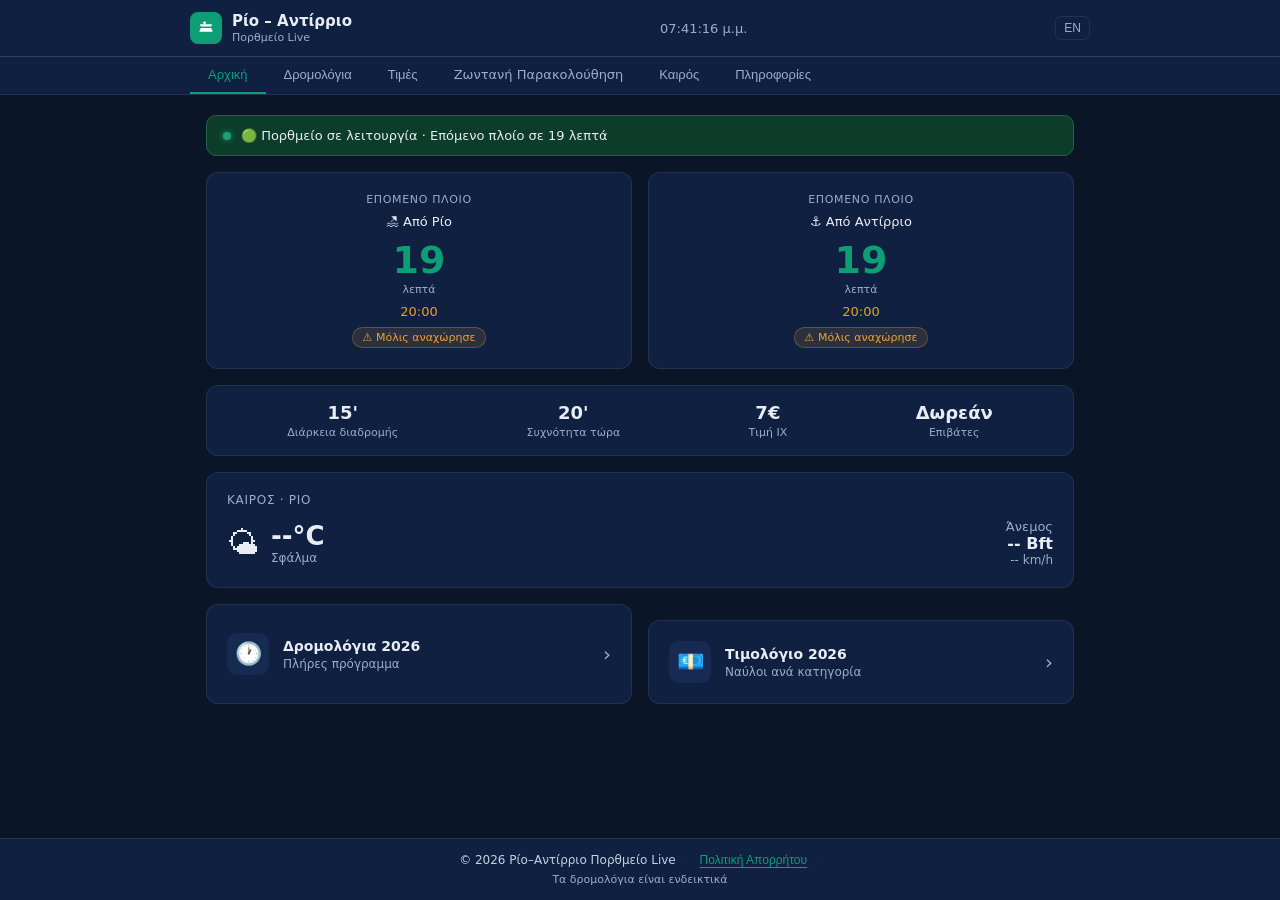
<file: index.html>
<!doctype html>
<html lang="el">
  <head>
    <meta charset="UTF-8" />
    <meta name="viewport" content="width=device-width, initial-scale=1.0" />
    <meta
      name="description"
      content="Live ferry schedules, ship tracking, and weather for Rio-Antirrio crossing. Real-time updates for Greek ferry times, marine traffic, and Patraikos Gulf conditions."
    />
    <meta
      name="keywords"
      content="Rio Antirrio ferry, ferry times, ship schedule, Rio Antirrio weather, Greek ferries, live ship tracking, πλοία Ρίο Αντίρριο, δρομολόγια πλοίων, ferry schedule Greece, Rio Antirrio live"
    />
    <meta name="robots" content="index, follow" />
    <meta name="author" content="Rio-Antirrio Ferry App" />
    <meta
      property="og:title"
      content="Rio-Antirrio Ferry Live: Schedules, Ship Tracking & Weather"
    />
    <meta
      property="og:description"
      content="Real-time ferry times, ship positions, and weather for Rio-Antirrio crossing in Greece."
    />
    <meta property="og:type" content="website" />
    <meta property="og:url" content="https://rio-antirrio-ferry.netlify.app/" />
    <meta
      property="og:image"
      content="https://rio-antirrio-ferry.netlify.app/rio-antirrio-ferris.png"
    />
    <meta property="og:image:width" content="1200" />
    <meta property="og:image:height" content="630" />
    <meta property="og:site_name" content="Ρίο–Αντίρριο Πορθμείο Live" />
    <meta property="og:locale" content="el_GR" />
    <meta name="twitter:card" content="summary_large_image" />
    <meta
      name="twitter:title"
      content="Rio-Antirrio Ferry Live: Schedules, Ship Tracking & Weather"
    />
    <meta
      name="twitter:description"
      content="Real-time ferry times, ship positions, and weather for Rio-Antirrio crossing in Greece."
    />
    <meta
      name="twitter:image"
      content="https://rio-antirrio-ferry.netlify.app/rio-antirrio-ferris.png"
    />
    <link rel="canonical" href="https://rio-antirrio-ferry.netlify.app/" />
    <link
      rel="alternate"
      hreflang="el"
      href="https://rio-antirrio-ferry.netlify.app/"
    />
    <link
      rel="alternate"
      hreflang="en"
      href="https://rio-antirrio-ferry.netlify.app/"
    />
    <link rel="preconnect" href="https://api.open-meteo.com" />
    <link rel="preconnect" href="https://www.windfinder.com" />
    <script type="application/ld+json">
      {
        "@context": "https://schema.org",
        "@type": "LocalBusiness",
        "name": "Πορθμείο Ρίο–Αντίρριο",
        "alternateName": "Rio-Antirrio Ferry",
        "description": "Live δρομολόγια, παρακολούθηση πλοίων και καιρός για το πορθμείο Ρίο–Αντίρριο. Αναχωρήσεις κάθε 20–30 λεπτά.",
        "url": "https://rio-antirrio-ferry.netlify.app/",
        "image": "https://rio-antirrio-ferry.netlify.app/rio-antirrio-ferris.png",
        "telephone": "",
        "priceRange": "€",
        "currenciesAccepted": "EUR",
        "paymentAccepted": "Cash, Credit Card",
        "openingHours": "Mo-Su 00:00-24:00",
        "geo": {
          "@type": "GeoCoordinates",
          "latitude": 38.3136,
          "longitude": 21.7799
        },
        "address": {
          "@type": "PostalAddress",
          "addressLocality": "Ρίο",
          "addressRegion": "Αχαΐα",
          "addressCountry": "GR"
        },
        "hasMap": "https://maps.app.goo.gl/StftX8z6eRtcRn5r6",
        "sameAs": ["https://rio-antirrio-ferry.netlify.app/"]
      }
    </script>
    <title>
      Rio-Antirrio Ferry Times & Live Ship Tracking | Ρίο–Αντίρριο Πορθμείο
    </title>
    <link rel="stylesheet" href="styles.css" />
    <style>
      * {
        margin: 0;
        padding: 0;
        box-sizing: border-box;
      }
      :root {
        --navy: #0a1628;
        --navy2: #0f2040;
        --navy3: #162a52;
        --teal: #0d9e75;
        --teal2: #0b8562;
        --teal-light: #e1f5ee;
        --gold: #e8a020;
        --gold-light: #faeeda;
        --text: #e8edf5;
        --text2: #9aafc8;
        --text3: #c4d0e3;
        --card: #0f2040;
        --card2: #162a52;
        --border: rgba(255, 255, 255, 0.08);
        --border2: rgba(255, 255, 255, 0.15);
        --red: #e24b4a;
        --green: #1d9e75;
      }
      body {
        background: var(--navy);
        color: var(--text);
        font-family:
          system-ui,
          -apple-system,
          sans-serif;
        min-height: 100vh;
      }
      a {
        color: inherit;
        text-decoration: none;
      }

      /* Header */
      header {
        background: var(--navy2);
        border-bottom: 1px solid var(--border2);
        padding: 0 1rem;
        position: sticky;
        top: 0;
        z-index: 100;
      }
      .header-inner {
        max-width: 900px;
        margin: 0 auto;
        display: flex;
        align-items: center;
        justify-content: space-between;
        height: 56px;
      }
      .logo {
        display: flex;
        align-items: center;
        gap: 10px;
      }
      .logo-icon {
        width: 32px;
        height: 32px;
        background: var(--teal);
        border-radius: 8px;
        display: flex;
        align-items: center;
        justify-content: center;
        flex-shrink: 0;
      }
      .logo-icon svg {
        width: 18px;
        height: 18px;
        fill: white;
      }
      .logo-title {
        font-size: 15px;
        font-weight: 600;
        color: var(--text);
        margin: 0;
      }
      .logo-sub {
        font-size: 11px;
        color: var(--text2);
        margin-top: 1px;
      }
      .time-badge {
        font-size: 13px;
        color: var(--text2);
        font-variant-numeric: tabular-nums;
      }
      .lang-btn {
        font-size: 12px;
        color: var(--text2);
        background: none;
        border: 1px solid var(--border);
        border-radius: 6px;
        padding: 4px 8px;
        cursor: pointer;
        transition: all 0.2s;
      }
      .lang-btn:hover {
        color: var(--text);
        border-color: var(--border2);
      }

      /* Nav */
      nav {
        background: var(--navy2);
        border-bottom: 1px solid var(--border);
        overflow-x: auto;
        scrollbar-width: none;
      }
      nav::-webkit-scrollbar {
        display: none;
      }
      .nav-inner {
        max-width: 900px;
        margin: 0 auto;
        display: flex;
      }
      .nav-btn {
        padding: 10px 18px;
        font-size: 13px;
        font-weight: 500;
        color: var(--text2);
        border: none;
        background: none;
        cursor: pointer;
        white-space: nowrap;
        border-bottom: 2px solid transparent;
        transition: all 0.2s;
      }
      .nav-btn.active {
        color: var(--teal);
        border-bottom-color: var(--teal);
      }
      .nav-btn:hover:not(.active) {
        color: var(--text);
      }

      /* Main */
      main {
        max-width: 900px;
        margin: 0 auto;
        padding: 1.25rem 1rem 3rem;
      }
      .page {
        display: none;
      }
      .page.active {
        display: block;
      }

      /* Cards */
      .card {
        background: var(--card);
        border: 1px solid var(--border);
        border-radius: 12px;
        padding: 1.25rem;
      }
      .card + .card {
        margin-top: 1rem;
      }
      .card-title {
        font-size: 12px;
        font-weight: 500;
        color: var(--text2);
        text-transform: uppercase;
        letter-spacing: 0.06em;
        margin-bottom: 0.75rem;
      }

      /* Grid */
      .grid2 {
        display: grid;
        grid-template-columns: 1fr 1fr;
        gap: 1rem;
      }
      .grid3 {
        display: grid;
        grid-template-columns: 1fr 1fr 1fr;
        gap: 1rem;
      }
      @media (max-width: 600px) {
        .grid2,
        .grid3 {
          grid-template-columns: 1fr;
        }
      }

      /* Status banner */
      .status-banner {
        border-radius: 10px;
        padding: 0.75rem 1rem;
        display: flex;
        align-items: center;
        gap: 10px;
        margin-bottom: 1rem;
      }
      .status-banner.open {
        background: #0b3d2a;
        border: 1px solid #1a6645;
      }
      .status-banner.closed {
        background: #3d0b0b;
        border: 1px solid #6e2020;
      }
      .status-dot {
        width: 8px;
        height: 8px;
        border-radius: 50%;
        flex-shrink: 0;
      }
      .status-dot.open {
        background: #1d9e75;
        box-shadow: 0 0 6px #1d9e75;
      }
      .status-dot.closed {
        background: var(--red);
        box-shadow: 0 0 6px var(--red);
      }
      .status-text {
        font-size: 13px;
        font-weight: 500;
      }

      /* Countdown cards */
      .countdown-grid {
        display: grid;
        grid-template-columns: 1fr 1fr;
        gap: 1rem;
        margin-bottom: 1rem;
      }
      .countdown-card {
        background: var(--card);
        border: 1px solid var(--border);
        border-radius: 12px;
        padding: 1.25rem;
        text-align: center;
      }
      .countdown-label {
        font-size: 11px;
        color: var(--text2);
        text-transform: uppercase;
        letter-spacing: 0.06em;
        margin-bottom: 0.5rem;
      }
      .countdown-port {
        font-size: 13px;
        font-weight: 500;
        color: var(--text);
        margin-bottom: 0.75rem;
      }
      .countdown-number {
        font-size: 38px;
        font-weight: 700;
        color: var(--teal);
        font-variant-numeric: tabular-nums;
        line-height: 1;
      }
      .countdown-unit {
        font-size: 11px;
        color: var(--text2);
        margin-top: 4px;
      }
      .countdown-time {
        font-size: 13px;
        color: var(--gold);
        margin-top: 8px;
      }
      .just-left {
        font-size: 11px;
        color: #f0a030;
        background: rgba(240, 160, 48, 0.12);
        border: 1px solid rgba(240, 160, 48, 0.3);
        border-radius: 20px;
        padding: 3px 10px;
        margin-top: 8px;
        display: none;
      }

      /* Info row */
      .info-row {
        display: flex;
        justify-content: space-around;
        background: var(--card);
        border: 1px solid var(--border);
        border-radius: 12px;
        padding: 1rem;
        margin-bottom: 1rem;
      }
      .info-item {
        text-align: center;
      }
      .info-val {
        font-size: 18px;
        font-weight: 600;
        color: var(--text);
      }
      .info-lbl {
        font-size: 11px;
        color: var(--text2);
        margin-top: 3px;
      }

      /* Weather */
      .weather-main {
        display: flex;
        align-items: center;
        gap: 1.5rem;
      }
      .weather-icon {
        font-size: 48px;
        line-height: 1;
      }
      .weather-temp {
        font-size: 42px;
        font-weight: 700;
        color: var(--text);
      }
      .weather-desc {
        font-size: 14px;
        color: var(--text2);
        margin-top: 4px;
      }
      .weather-grid {
        display: grid;
        grid-template-columns: repeat(3, 1fr);
        gap: 0.75rem;
        margin-top: 1rem;
      }
      .weather-stat {
        background: var(--card2);
        border-radius: 8px;
        padding: 0.75rem;
        text-align: center;
      }
      .weather-stat-val {
        font-size: 18px;
        font-weight: 600;
        color: var(--text);
      }
      .weather-stat-lbl {
        font-size: 11px;
        color: var(--text2);
        margin-top: 3px;
      }
      .wind-bar {
        display: flex;
        gap: 4px;
        align-items: center;
        margin-top: 0.5rem;
        justify-content: center;
      }
      .wind-bft {
        width: 10px;
        height: 16px;
        border-radius: 2px;
        background: var(--border2);
      }
      .wind-bft.active {
        background: var(--teal);
      }

      /* Schedule */
      .schedule-band {
        background: var(--card);
        border: 1px solid var(--border);
        border-radius: 12px;
        overflow: hidden;
        margin-bottom: 1rem;
      }
      .band-header {
        background: var(--card2);
        padding: 0.75rem 1rem;
        display: flex;
        justify-content: space-between;
        align-items: center;
      }
      .band-time {
        font-size: 14px;
        font-weight: 600;
        color: var(--text);
      }
      .band-freq {
        font-size: 12px;
        color: var(--teal);
        background: rgba(13, 158, 117, 0.15);
        padding: 3px 8px;
        border-radius: 20px;
      }
      .departures {
        display: grid;
        grid-template-columns: repeat(auto-fill, minmax(62px, 1fr));
        gap: 6px;
        padding: 0.75rem;
      }
      .dep-pill {
        background: var(--card2);
        border: 1px solid var(--border);
        border-radius: 6px;
        padding: 5px 6px;
        text-align: center;
        font-size: 12px;
        font-variant-numeric: tabular-nums;
        color: var(--text3);
      }
      .dep-pill.next {
        background: rgba(13, 158, 117, 0.2);
        border-color: var(--teal);
        color: var(--teal);
        font-weight: 600;
      }
      .dep-pill.past {
        opacity: 0.35;
      }
      .band-sub {
        font-size: 11px;
        font-weight: 600;
        color: var(--text2);
        padding: 0.5rem 0.75rem 0.1rem;
        text-transform: uppercase;
        letter-spacing: 0.05em;
      }

      /* Prices */
      .price-table {
        width: 100%;
        border-collapse: collapse;
      }
      .price-table th {
        font-size: 11px;
        color: var(--text2);
        text-transform: uppercase;
        letter-spacing: 0.05em;
        padding: 8px 10px;
        text-align: left;
        border-bottom: 1px solid var(--border);
      }
      .price-table td {
        padding: 10px 10px;
        font-size: 14px;
        border-bottom: 1px solid var(--border);
      }
      .price-table tr:last-child td {
        border: none;
      }
      .price-val {
        font-weight: 600;
        color: var(--gold);
        text-align: right;
      }
      .price-free {
        color: var(--green);
        font-weight: 600;
      }
      .price-badge {
        font-size: 11px;
        background: rgba(232, 160, 32, 0.15);
        color: var(--gold);
        padding: 2px 6px;
        border-radius: 4px;
      }
      .compare-box {
        background: rgba(13, 158, 117, 0.1);
        border: 1px solid rgba(13, 158, 117, 0.3);
        border-radius: 10px;
        padding: 1rem;
        margin-top: 1rem;
      }
      .compare-title {
        font-size: 13px;
        font-weight: 600;
        color: var(--teal);
        margin-bottom: 0.5rem;
      }
      .compare-row {
        display: flex;
        justify-content: space-between;
        align-items: center;
        font-size: 13px;
        padding: 3px 0;
      }
      .compare-saving {
        color: var(--green);
        font-weight: 600;
      }

      /* Map */
      .map-frame {
        border-radius: 12px;
        overflow: hidden;
        border: 1px solid var(--border);
        height: 420px;
      }
      .map-frame iframe {
        width: 100%;
        height: 100%;
        border: none;
      }
      .map-links {
        display: grid;
        grid-template-columns: 1fr 1fr;
        gap: 0.75rem;
        margin-top: 1rem;
      }
      .map-link {
        background: var(--card);
        border: 1px solid var(--border);
        border-radius: 10px;
        padding: 0.85rem;
        display: flex;
        align-items: center;
        gap: 10px;
        cursor: pointer;
        transition: border-color 0.2s;
      }
      .map-link:hover {
        border-color: var(--border2);
      }
      .map-link-icon {
        width: 36px;
        height: 36px;
        border-radius: 8px;
        display: flex;
        align-items: center;
        justify-content: center;
        font-size: 16px;
        flex-shrink: 0;
      }
      .map-link-text {
        font-size: 13px;
        font-weight: 500;
        color: var(--text);
      }
      .map-link-sub {
        font-size: 11px;
        color: var(--text2);
        margin-top: 2px;
      }

      /* Info page */
      .info-card-row {
        display: flex;
        align-items: center;
        gap: 12px;
        padding: 12px 0;
        border-bottom: 1px solid var(--border);
      }
      .info-card-row:last-child {
        border: none;
      }
      .info-icon {
        width: 36px;
        height: 36px;
        border-radius: 8px;
        background: var(--card2);
        display: flex;
        align-items: center;
        justify-content: center;
        font-size: 16px;
        flex-shrink: 0;
      }
      .info-label {
        font-size: 13px;
        font-weight: 500;
        color: var(--text);
      }
      .info-value {
        font-size: 13px;
        color: var(--text2);
        margin-top: 2px;
      }
      .info-action {
        margin-left: auto;
        font-size: 12px;
        color: var(--teal);
        background: rgba(13, 158, 117, 0.15);
        padding: 4px 10px;
        border-radius: 6px;
        cursor: pointer;
        flex-shrink: 0;
        border: none;
        text-decoration: none;
      }

      /* Loading */
      .loading {
        color: var(--text2);
        font-size: 14px;
        text-align: center;
        padding: 2rem;
      }
      .dot-anim::after {
        content: '...';
        animation: dots 1.5s infinite;
      }
      @keyframes dots {
        0%,
        100% {
          content: '...';
        }
        33% {
          content: '.';
        }
        66% {
          content: '...';
        }
      }
    </style>
  </head>
  <body>
    <header>
      <div class="header-inner">
        <div class="logo">
          <div class="logo-icon">
            <svg viewBox="0 0 24 24">
              <path
                d="M3 17h18l-2-5H5L3 17zm2-7h14l1-3H4l1 3zm7-7C9 3 8 4 8 5s1 2 2 2 2-1 2-2-1-2-2-2z"
              />
            </svg>
          </div>
          <div>
            <h1
              class="logo-title"
              data-el="Ρίο – Αντίρριο"
              data-en="Rio - Antirrio"
            >
              Ρίο – Αντίρριο
            </h1>
            <div class="logo-sub" data-el="Πορθμείο Live" data-en="Ferry Live">
              Πορθμείο Live
            </div>
          </div>
        </div>
        <div class="time-badge" id="clock">--:--:--</div>
        <button class="lang-btn" onclick="toggleLanguage()">EN</button>
      </div>
    </header>

    <nav>
      <div class="nav-inner">
        <button
          class="nav-btn"
          data-page="home"
          onclick="showPage('home')"
          data-el="Αρχική"
          data-en="Home"
        >
          Αρχική
        </button>
        <button
          class="nav-btn"
          data-page="schedule"
          onclick="showPage('schedule')"
          data-el="Δρομολόγια"
          data-en="Schedules"
        >
          Δρομολόγια
        </button>
        <button
          class="nav-btn"
          data-page="prices"
          onclick="showPage('prices')"
          data-el="Τιμές"
          data-en="Prices"
        >
          Τιμές
        </button>
        <a
          href="map.html"
          class="nav-btn"
          style="border: none; padding: 10px 18px; cursor: pointer"
          data-el="Ζωντανή Παρακολούθηση"
          data-en="Live Vessel Tracking"
          >Ζωντανή Παρακολούθηση</a
        >
        <button
          class="nav-btn"
          data-page="weather"
          onclick="showPage('weather')"
          data-el="Καιρός"
          data-en="Weather"
        >
          Καιρός
        </button>
        <button
          class="nav-btn"
          data-page="info"
          onclick="showPage('info')"
          data-el="Πληροφορίες"
          data-en="Info"
        >
          Πληροφορίες
        </button>
      </div>
    </nav>

    <main>
      <!-- HOME -->
      <div class="page" id="page-home">
        <div id="status-banner" class="status-banner open">
          <div class="status-dot open" id="status-dot"></div>
          <span
            class="status-text"
            id="status-text"
            data-el="Υπολογισμός δρομολογίων..."
            data-en="Calculating schedules..."
            >Υπολογισμός δρομολογίων...</span
          >
        </div>

        <div class="countdown-grid">
          <div class="countdown-card">
            <div
              class="countdown-label"
              data-el="Επόμενο πλοίο"
              data-en="Next ferry"
            >
              Επόμενο πλοίο
            </div>
            <div
              class="countdown-port"
              data-el="🏖 Από Ρίο"
              data-en="🏖 From Rio"
            >
              🏖 Από Ρίο
            </div>
            <div class="countdown-number" id="cnt-rio">--</div>
            <div class="countdown-unit" data-el="λεπτά" data-en="minutes">
              λεπτά
            </div>
            <div class="countdown-time" id="cnt-rio-time">--:--</div>
            <div
              class="just-left"
              id="just-left-rio"
              data-el="⚠️ Μόλις αναχώρησε"
              data-en="⚠️ Just departed"
            >
              ⚠️ Μόλις αναχώρησε
            </div>
          </div>
          <div class="countdown-card">
            <div
              class="countdown-label"
              data-el="Επόμενο πλοίο"
              data-en="Next ferry"
            >
              Επόμενο πλοίο
            </div>
            <div
              class="countdown-port"
              data-el="⚓ Από Αντίρριο"
              data-en="⚓ From Antirrio"
            >
              ⚓ Από Αντίρριο
            </div>
            <div class="countdown-number" id="cnt-ant">--</div>
            <div class="countdown-unit" data-el="λεπτά" data-en="minutes">
              λεπτά
            </div>
            <div class="countdown-time" id="cnt-ant-time">--:--</div>
            <div
              class="just-left"
              id="just-left-ant"
              data-el="⚠️ Μόλις αναχώρησε"
              data-en="⚠️ Just departed"
            >
              ⚠️ Μόλις αναχώρησε
            </div>
          </div>
        </div>

        <div class="info-row">
          <div class="info-item">
            <div class="info-val">15'</div>
            <div
              class="info-lbl"
              data-el="Διάρκεια διαδρομής"
              data-en="Trip duration"
            >
              Διάρκεια διαδρομής
            </div>
          </div>
          <div class="info-item">
            <div class="info-val" id="freq-now">--'</div>
            <div
              class="info-lbl"
              data-el="Συχνότητα τώρα"
              data-en="Frequency now"
            >
              Συχνότητα τώρα
            </div>
          </div>
          <div class="info-item">
            <div class="info-val">7€</div>
            <div class="info-lbl" data-el="Τιμή ΙΧ" data-en="Car price">
              Τιμή ΙΧ
            </div>
          </div>
          <div class="info-item">
            <div class="info-val">Δωρεάν</div>
            <div class="info-lbl" data-el="Επιβάτες" data-en="Passengers">
              Επιβάτες
            </div>
          </div>
        </div>

        <!-- Weather mini -->
        <div class="card" id="weather-mini">
          <div
            class="card-title"
            data-el="Καιρός · Ρίο"
            data-en="Weather · Rio"
          >
            Καιρός · Ρίο
          </div>
          <div
            style="
              display: flex;
              align-items: center;
              justify-content: space-between;
            "
          >
            <div style="display: flex; align-items: center; gap: 12px">
              <span id="wm-icon" style="font-size: 32px">🌤</span>
              <div>
                <div style="font-size: 26px; font-weight: 700" id="wm-temp">
                  --°C
                </div>
                <div
                  style="font-size: 12px; color: var(--text2)"
                  id="wm-desc"
                  data-el="Φόρτωση"
                  data-en="Loading"
                >
                  Φόρτωση<span class="dot-anim"></span>
                </div>
              </div>
            </div>
            <div style="text-align: right">
              <div
                style="font-size: 13px; color: var(--text2)"
                data-el="Άνεμος"
                data-en="Wind"
              >
                Άνεμος
              </div>
              <div style="font-size: 16px; font-weight: 600" id="wm-wind">
                -- Bft
              </div>
              <div style="font-size: 12px; color: var(--text2)" id="wm-windspd">
                -- km/h
              </div>
            </div>
          </div>
        </div>

        <!-- Quick links -->
        <div class="quick-links-row">
          <div class="card quick-link" onclick="showPage('schedule')">
            <div class="quick-link-icon">🕐</div>
            <div class="quick-link-body">
              <div
                class="quick-link-title"
                data-el="Δρομολόγια 2026"
                data-en="Schedules 2026"
              >
                Δρομολόγια 2026
              </div>
              <div
                class="quick-link-sub"
                data-el="Πλήρες πρόγραμμα"
                data-en="Full schedule"
              >
                Πλήρες πρόγραμμα
              </div>
            </div>
            <div class="quick-link-arrow">›</div>
          </div>
          <div class="card quick-link" onclick="showPage('prices')">
            <div class="quick-link-icon">💶</div>
            <div class="quick-link-body">
              <div
                class="quick-link-title"
                data-el="Τιμολόγιο 2026"
                data-en="Pricelist 2026"
              >
                Τιμολόγιο 2026
              </div>
              <div
                class="quick-link-sub"
                data-el="Ναύλοι ανά κατηγορία"
                data-en="Fares by category"
              >
                Ναύλοι ανά κατηγορία
              </div>
            </div>
            <div class="quick-link-arrow">›</div>
          </div>
        </div>
      </div>

      <!-- SCHEDULE -->
      <div class="page" id="page-schedule">
        <div class="card" style="margin-bottom: 1rem">
          <div
            class="card-title"
            data-el="Ισχύει από 01.04.2026 · Καθημερινά & Σαββατοκύριακο"
            data-en="Valid from 01.04.2026 · Weekdays & Weekends"
          >
            Ισχύει από 01.04.2026 · Καθημερινά & Σαββατοκύριακο
          </div>
          <div
            style="font-size: 13px; color: var(--text2); line-height: 1.7"
            data-el="Πρωί &amp; Νύχτα: διαφορετικές ώρες ανά λιμάνι. Απόγευμα: <strong style='color: var(--text)'>ταυτόχρονες</strong> αναχωρήσεις. Δεν απαιτείται κράτηση · Πληρωμή εντός πλοίου (POS/Μετρητά)."
            data-en="Morning &amp; Night: different times per port. Afternoon: <strong style='color: var(--text)'>simultaneous</strong> departures. No reservation required · Payment on board (POS/Cash)."
          >
            Πρωί &amp; Νύχτα: διαφορετικές ώρες ανά λιμάνι. Απόγευμα:
            <strong style="color: var(--text)">ταυτόχρονες</strong> αναχωρήσεις.
            Δεν απαιτείται κράτηση · Πληρωμή εντός πλοίου (POS/Μετρητά).
          </div>
        </div>

        <div class="schedule-band">
          <div class="band-header">
            <div class="band-time">07:00 – 15:00</div>
            <div
              class="band-freq"
              data-el="Ανά 30 λεπτά"
              data-en="Every 30 minutes"
            >
              Ανά 30 λεπτά
            </div>
          </div>
          <div class="band-sub" data-el="🏖 Από Ρίο" data-en="🏖 From Rio">
            🏖 Από Ρίο
          </div>
          <div class="departures" id="sched-morning-rio"></div>
          <div
            class="band-sub"
            data-el="⚓ Από Αντίρριο"
            data-en="⚓ From Antirrio"
          >
            ⚓ Από Αντίρριο
          </div>
          <div class="departures" id="sched-morning-ant"></div>
        </div>

        <div class="schedule-band">
          <div class="band-header">
            <div class="band-time">15:00 – 23:00</div>
            <div
              class="band-freq"
              data-el="Ανά 20 λεπτά"
              data-en="Every 20 minutes"
            >
              Ανά 20 λεπτά
            </div>
          </div>
          <div
            class="band-sub"
            data-el="🏖 Από Ρίο & ⚓ Αντίρριο"
            data-en="🏖 From Rio & ⚓ Antirrio"
          >
            🏖 Από Ρίο &amp; ⚓ Αντίρριο
          </div>
          <div class="departures" id="sched-afternoon"></div>
        </div>

        <div class="schedule-band">
          <div class="band-header">
            <div class="band-time">23:00 – 07:00</div>
            <div
              class="band-freq"
              data-el="Ανά 90 λεπτά"
              data-en="Every 90 minutes"
            >
              Ανά 90 λεπτά
            </div>
          </div>
          <div class="band-sub" data-el="🏖 Από Ρίο" data-en="🏖 From Rio">
            🏖 Από Ρίο
          </div>
          <div class="departures" id="sched-night-rio"></div>
          <div
            class="band-sub"
            data-el="⚓ Από Αντίρριο"
            data-en="⚓ From Antirrio"
          >
            ⚓ Από Αντίρριο
          </div>
          <div class="departures" id="sched-night-ant"></div>
        </div>

        <div class="card">
          <div
            style="font-size: 12px; color: var(--text2); line-height: 1.7"
            data-el="⚠️ Τα δρομολόγια μπορεί να τροποποιηθούν λόγω καιρικών συνθηκών ή απόφασης λιμενικής αρχής.<br /> ☎️ Λιμενικό Ρίου: <a href='tel:2610991203' style='color: var(--teal)'>2610 991 203</a>"
            data-en="⚠️ Schedules may be modified due to weather conditions or port authority decision.<br /> ☎️ Rio Port Authority: <a href='tel:2610991203' style='color: var(--teal)'>2610 991 203</a>"
          >
            ⚠️ Τα δρομολόγια μπορεί να τροποποιηθούν λόγω καιρικών συνθηκών ή
            απόφασης λιμενικής αρχής.<br />
            ☎️ Λιμενικό Ρίου:
            <a href="tel:2610991203" style="color: var(--teal)">2610 991 203</a>
          </div>
        </div>
      </div>

      <!-- PRICES -->
      <div class="page" id="page-prices">
        <!-- Inner tab bar -->
        <div class="prices-tab-bar">
          <button
            class="prices-tab-btn active"
            data-tab="fares"
            onclick="showPriceTab('fares')"
            data-el="🏷 Ναύλοι"
            data-en="🏷 Fares"
          >
            🏷 Ναύλοι
          </button>
          <button
            class="prices-tab-btn"
            data-tab="compare"
            onclick="showPriceTab('compare')"
            data-el="⚖️ Σύγκριση"
            data-en="⚖️ Compare"
          >
            ⚖️ Σύγκριση
          </button>
          <button
            class="prices-tab-btn"
            data-tab="info"
            onclick="showPriceTab('info')"
            data-el="ℹ️ Χρήσιμα"
            data-en="ℹ️ Useful"
          >
            ℹ️ Χρήσιμα
          </button>
        </div>

        <!-- TAB 1: Fares -->
        <div class="price-section active" id="price-section-fares">
          <div class="card">
            <div
              class="card-title"
              data-el="Ναύλοι 2026 · Ενημέρωση 20.03.2026"
              data-en="Fares 2026 · Updated 20.03.2026"
            >
              Ναύλοι 2026 · Ενημέρωση 20.03.2026
            </div>
            <table class="price-table">
              <thead>
                <tr>
                  <th data-el="Κατηγορία" data-en="Category">Κατηγορία</th>
                  <th style="text-align: right" data-el="Τιμή" data-en="Price">
                    Τιμή
                  </th>
                </tr>
              </thead>
              <tbody>
                <tr>
                  <td
                    data-el="Επιβάτες / Πεζοί"
                    data-en="Passengers / Pedestrians"
                  >
                    Επιβάτες / Πεζοί
                  </td>
                  <td
                    class="price-val price-free"
                    data-el="Δωρεάν"
                    data-en="Free"
                  >
                    Δωρεάν
                  </td>
                </tr>
                <tr>
                  <td
                    data-el="Μοτοσυκλέτες / Μηχανάκια"
                    data-en="Motorcycles / Scooters"
                  >
                    Μοτοσυκλέτες / Μηχανάκια
                  </td>
                  <td class="price-val">1,00 €</td>
                </tr>
                <tr>
                  <td data-el="ΙΧ αυτοκίνητο" data-en="Passenger car">
                    ΙΧ αυτοκίνητο
                  </td>
                  <td class="price-val">7,00 €</td>
                </tr>
                <tr>
                  <td>
                    ΙΧ Πολύτεκνων / ΑΜΕΑ
                    <span
                      class="price-badge"
                      data-el="Έκπτωση"
                      data-en="Discount"
                      >Έκπτωση</span
                    >
                  </td>
                  <td class="price-val">4,00 €</td>
                </tr>
                <tr>
                  <td data-el="Φορτηγό 2 αξόνων" data-en="Truck 2 axles">
                    Φορτηγό 2 αξόνων
                  </td>
                  <td class="price-val">12,00 €</td>
                </tr>
                <tr>
                  <td data-el="Φορτηγό 3 αξόνων" data-en="Truck 3 axles">
                    Φορτηγό 3 αξόνων
                  </td>
                  <td class="price-val">17,00 €</td>
                </tr>
                <tr>
                  <td data-el="Φορτηγό 4 αξόνων" data-en="Truck 4 axles">
                    Φορτηγό 4 αξόνων
                  </td>
                  <td class="price-val">22,00 €</td>
                </tr>
                <tr>
                  <td data-el="Φορτηγό 5 αξόνων" data-en="Truck 5 axles">
                    Φορτηγό 5 αξόνων
                  </td>
                  <td class="price-val">25,00 €</td>
                </tr>
                <tr>
                  <td
                    data-el="Λεωφορείο έως 20 θέσεις"
                    data-en="Bus up to 20 seats"
                  >
                    Λεωφορείο έως 20 θέσεις
                  </td>
                  <td class="price-val">17,00 €</td>
                </tr>
                <tr>
                  <td
                    data-el="Λεωφορείο έως 40 θέσεις"
                    data-en="Bus up to 40 seats"
                  >
                    Λεωφορείο έως 40 θέσεις
                  </td>
                  <td class="price-val">17,00 €</td>
                </tr>
                <tr>
                  <td data-el="Λεωφορείο 40+ θέσεις" data-en="Bus 40+ seats">
                    Λεωφορείο 40+ θέσεις
                  </td>
                  <td class="price-val">29,00 €</td>
                </tr>
              </tbody>
            </table>
            <div
              style="font-size: 11px; color: var(--text2); margin-top: 0.75rem"
              data-el="Τρόπος πληρωμής: POS · Μετρητά"
              data-en="Payment method: POS · Cash"
            >
              Τρόπος πληρωμής: POS · Μετρητά
            </div>
          </div>
        </div>

        <!-- TAB 2: Comparison -->
        <div class="price-section" id="price-section-compare">
          <div class="compare-box">
            <div
              class="compare-title"
              data-el="Σύγκριση Κόστους: Φεριμπότ vs Γέφυρα"
              data-en="Cost Comparison: Ferry vs Bridge"
            >
              Σύγκριση Κόστους: Φεριμπότ vs Γέφυρα
            </div>
            <table class="price-table" style="border: none">
              <thead>
                <tr>
                  <th
                    style="color: var(--teal); font-size: 10px"
                    data-el="ΟΧΗΜΑ"
                    data-en="VEHICLE"
                  >
                    ΟΧΗΜΑ
                  </th>
                  <th
                    style="
                      text-align: right;
                      color: var(--green);
                      font-size: 10px;
                    "
                    data-el="ΚΕΡΔΟΣ vs ΓΕΦΥΡΑ"
                    data-en="SAVING vs BRIDGE"
                  >
                    ΚΕΡΔΟΣ vs ΓΕΦΥΡΑ
                  </th>
                </tr>
              </thead>
              <tbody style="font-size: 13px">
                <tr>
                  <td data-el="ΙΧ Αυτοκίνητο" data-en="Passenger Car">
                    ΙΧ Αυτοκίνητο
                  </td>
                  <td class="price-val" style="color: var(--green)">
                    + 8,90 €
                  </td>
                </tr>
                <tr>
                  <td data-el="Μοτοσυκλέτα" data-en="Motorcycle">
                    Μοτοσυκλέτα
                  </td>
                  <td class="price-val" style="color: var(--green)">
                    + 1,50 €
                  </td>
                </tr>
                <tr>
                  <td data-el="ΑΜΕΑ (με κάρτα)" data-en="Disabled (with card)">
                    ΑΜΕΑ (με κάρτα)
                  </td>
                  <td class="price-val" style="color: var(--green)">
                    + 1,00 €
                  </td>
                </tr>
                <tr>
                  <td data-el="Φορτηγό (2 άξονες)" data-en="Truck (2 axles)">
                    Φορτηγό (2 άξονες)
                  </td>
                  <td class="price-val" style="color: var(--green)">
                    + 12,70 €
                  </td>
                </tr>
                <tr>
                  <td data-el="Φορτηγό (3 άξονες)" data-en="Truck (3 axles)">
                    Φορτηγό (3 άξονες)
                  </td>
                  <td class="price-val" style="color: var(--green)">
                    + 23,10 €
                  </td>
                </tr>
                <tr>
                  <td data-el="Φορτηγό (4+ άξονες)" data-en="Truck (4+ axles)">
                    Φορτηγό (4+ άξονες)
                  </td>
                  <td class="price-val" style="color: var(--green)">
                    + 28,90 €
                  </td>
                </tr>
                <tr>
                  <td
                    data-el="Λεωφορείο (έως 20 θ.)"
                    data-en="Bus (up to 20s.)"
                  >
                    Λεωφορείο (έως 20 θ.)
                  </td>
                  <td class="price-val" style="color: var(--green)">
                    + 20,80 €
                  </td>
                </tr>
                <tr>
                  <td data-el="Λεωφορείο (20-40 θ.)" data-en="Bus (20-40s.)">
                    Λεωφορείο (20-40 θ.)
                  </td>
                  <td class="price-val" style="color: var(--green)">
                    + 36,10 €
                  </td>
                </tr>
                <tr>
                  <td data-el="Λεωφορείο (40+ θ.)" data-en="Bus (40+ seats)">
                    Λεωφορείο (40+ θ.)
                  </td>
                  <td class="price-val" style="color: var(--green)">
                    + 52,40 €
                  </td>
                </tr>
              </tbody>
            </table>
            <div
              style="
                font-size: 11px;
                color: var(--text2);
                margin-top: 10px;
                font-style: italic;
              "
              data-el="* Κέρδος = διόδιο γέφυρας − ναύλος πλοίου."
              data-en="* Saving = bridge toll − ferry fare."
            >
              * Κέρδος = διόδιο γέφυρας − ναύλος πλοίου.
            </div>
          </div>
        </div>

        <!-- TAB 3: Useful info -->
        <div class="price-section" id="price-section-info">
          <div class="card">
            <div
              class="card-title"
              data-el="Χρήσιμες πληροφορίες"
              data-en="Useful information"
            >
              Χρήσιμες πληροφορίες
            </div>
            <div style="font-size: 13px; color: var(--text2); line-height: 2.2">
              ✅ Δωρεάν διέλευση επιβατών — χρέωση μόνο για όχημα<br />
              ✅ Δεν απαιτείται κράτηση<br />
              ✅ Διάρκεια διαδρομής: ~15 λεπτά<br />
              ✅ Πληρωμή εντός πλοίου (POS ή μετρητά)<br />
              ⚠️ Αμφιβολία για κατηγορία; ρωτήστε πρίν την επιβίβαση
            </div>
          </div>
        </div>
      </div>

      <!-- WEATHER -->
      <div class="page" id="page-weather">
        <div class="card" style="margin-top: 1rem">
          <div class="card-title" data-el="Live πηγές" data-en="Live sources">
            Live πηγές
          </div>
          <div style="display: flex; flex-direction: column; gap: 8px">
            <div
              style="
                background: var(--card2);
                border-radius: 10px;
                padding: 1rem;
              "
            >
              <div
                style="
                  font-size: 14px;
                  font-weight: 600;
                  color: var(--text);
                  margin-bottom: 1rem;
                "
                data-el="📊 Meteo.gr · Σταθμός Ρίου"
                data-en="📊 Meteo.gr · Rio Station"
              >
                📊 Meteo.gr · Σταθμός Ρίου
              </div>
              <div
                style="display: grid; grid-template-columns: 1fr 1fr; gap: 1rem"
              >
                <div>
                  <div
                    style="
                      font-size: 12px;
                      color: var(--text2);
                      margin-bottom: 0.25rem;
                    "
                    data-el="Θερμοκρασία"
                    data-en="Temperature"
                  >
                    Θερμοκρασία
                  </div>
                  <div
                    style="
                      font-size: 18px;
                      font-weight: 600;
                      color: var(--text);
                    "
                    id="wx-temp"
                  >
                    --°C
                  </div>
                </div>
                <div>
                  <div
                    style="
                      font-size: 12px;
                      color: var(--text2);
                      margin-bottom: 0.25rem;
                    "
                    data-el="Υγρασία"
                    data-en="Humidity"
                  >
                    Υγρασία
                  </div>
                  <div
                    style="
                      font-size: 18px;
                      font-weight: 600;
                      color: var(--text);
                    "
                    id="wx-hum"
                  >
                    --%
                  </div>
                </div>
                <div>
                  <div
                    style="
                      font-size: 12px;
                      color: var(--text2);
                      margin-bottom: 0.25rem;
                    "
                    data-el="Άνεμος"
                    data-en="Wind"
                  >
                    Άνεμος
                  </div>
                  <div
                    style="
                      font-size: 18px;
                      font-weight: 600;
                      color: var(--text);
                    "
                    id="wx-wind"
                  >
                    -- km/h
                  </div>
                </div>
                <div>
                  <div
                    style="
                      font-size: 12px;
                      color: var(--text2);
                      margin-bottom: 0.25rem;
                    "
                    data-el="Διεύθυνση"
                    data-en="Direction"
                  >
                    Διεύθυνση
                  </div>
                  <div
                    style="
                      font-size: 18px;
                      font-weight: 600;
                      color: var(--text);
                    "
                    id="wx-dir"
                  >
                    --
                  </div>
                </div>
                <div>
                  <div
                    style="
                      font-size: 12px;
                      color: var(--text2);
                      margin-bottom: 0.25rem;
                    "
                    data-el="Βαρόμετρο"
                    data-en="Barometer"
                  >
                    Βαρόμετρο
                  </div>
                  <div
                    style="
                      font-size: 18px;
                      font-weight: 600;
                      color: var(--text);
                    "
                    id="wx-bar"
                  >
                    -- hPa
                  </div>
                </div>
                <div>
                  <div
                    style="
                      font-size: 12px;
                      color: var(--text2);
                      margin-bottom: 0.25rem;
                    "
                    data-el="Σημείο Δρόσου"
                    data-en="Dew Point"
                  >
                    Σημείο Δρόσου
                  </div>
                  <div
                    style="
                      font-size: 18px;
                      font-weight: 600;
                      color: var(--text);
                    "
                    id="wx-dew"
                  >
                    --°C
                  </div>
                </div>
              </div>
              <div
                style="
                  margin-top: 1rem;
                  padding-top: 1rem;
                  border-top: 1px solid rgba(255, 255, 255, 0.1);
                  display: grid;
                  grid-template-columns: 1fr 1fr;
                  gap: 1rem;
                "
              >
                <div>
                  <div
                    style="
                      font-size: 11px;
                      color: var(--text2);
                      margin-bottom: 0.25rem;
                    "
                    data-el="Σημερινή Βροχή"
                    data-en="Today Rain"
                  >
                    Σημερινή Βροχή
                  </div>
                  <div
                    style="
                      font-size: 14px;
                      font-weight: 600;
                      color: var(--text);
                    "
                    id="wx-today-rain"
                  >
                    -- mm
                  </div>
                </div>
                <div>
                  <div
                    style="
                      font-size: 11px;
                      color: var(--text2);
                      margin-bottom: 0.25rem;
                    "
                    data-el="Μηνιαία Βροχή"
                    data-en="Monthly Rain"
                  >
                    Μηνιαία Βροχή
                  </div>
                  <div
                    style="
                      font-size: 14px;
                      font-weight: 600;
                      color: var(--text);
                    "
                    id="wx-monthly-rain"
                  >
                    -- mm
                  </div>
                </div>
                <div>
                  <div
                    style="
                      font-size: 11px;
                      color: var(--text2);
                      margin-bottom: 0.25rem;
                    "
                    data-el="Ανατολή"
                    data-en="Sunrise"
                  >
                    Ανατολή
                  </div>
                  <div
                    style="
                      font-size: 14px;
                      font-weight: 600;
                      color: var(--text);
                    "
                    id="wx-sunrise"
                  >
                    --:--
                  </div>
                </div>
                <div>
                  <div
                    style="
                      font-size: 11px;
                      color: var(--text2);
                      margin-bottom: 0.25rem;
                    "
                    data-el="Δύση"
                    data-en="Sunset"
                  >
                    Δύση
                  </div>
                  <div
                    style="
                      font-size: 14px;
                      font-weight: 600;
                      color: var(--text);
                    "
                    id="wx-sunset"
                  >
                    --:--
                  </div>
                </div>
              </div>
            </div>
            <div
              style="
                background: var(--card2);
                border-radius: 10px;
                padding: 1rem;
                margin-top: 0.5rem;
              "
            >
              <div
                style="
                  font-size: 14px;
                  font-weight: 600;
                  color: var(--text);
                  margin-bottom: 0.5rem;
                "
                data-el="🌊 Windfinder · Πρόγνωση ανέμου"
                data-en="🌊 Windfinder · Wind forecast"
              >
                🌊 Windfinder · Πρόγνωση ανέμου
              </div>
              <iframe
                src="https://www.windfinder.com/widget/forecast/rio_patraikos_kolpos?unit_wave=m&unit_rain=mm&unit_temperature=c&unit_wind=kmh&columns=1&days=3&show_pressure=false&show_waves=false"
                style="
                  width: 100%;
                  height: 500px;
                  border: none;
                  border-radius: 8px;
                "
                title="Windfinder Forecast"
                loading="lazy"
              ></iframe>
              <div style="text-align: center; margin-top: 0.5rem">
                <a
                  href="https://www.windfinder.com/weatherforecast/rio_patraikos_kolpos"
                  target="_blank"
                  style="font-size: 12px; color: var(--teal)"
                  data-el="Πλήρης πρόγνωση →"
                  data-en="Full forecast →"
                  >Πλήρης πρόγνωση →</a
                >
              </div>
            </div>
          </div>
        </div>
      </div>

      <!-- INFO -->
      <div class="page" id="page-info">
        <div class="card" style="margin-bottom: 1rem">
          <div
            class="card-title"
            data-el="Επικοινωνία & Χρήσιμα"
            data-en="Contact & Useful"
          >
            Επικοινωνία & Χρήσιμα
          </div>
          <div class="info-card-row">
            <div class="info-icon">📞</div>
            <div>
              <div
                class="info-label"
                data-el="Λιμενικό Ρίου"
                data-en="Rio Port Authority"
              >
                Λιμενικό Ρίου
              </div>
              <div class="info-value">2610 991 203</div>
            </div>
            <a href="tel:2610991203" class="info-action">Κλήση</a>
          </div>
          <div class="info-card-row">
            <div class="info-icon">📍</div>
            <div>
              <div class="info-label" data-el="Λιμάνι Ρίου" data-en="Rio Port">
                Λιμάνι Ρίου
              </div>
              <div class="info-value">38.3136°N 21.7799°E</div>
            </div>
            <a
              href="https://maps.app.goo.gl/StftX8z6eRtcRn5r6"
              target="_blank"
              class="info-action"
              data-el="Χάρτης"
              data-en="Map"
              >Χάρτης</a
            >
          </div>
          <div class="info-card-row">
            <div class="info-icon">📍</div>
            <div>
              <div
                class="info-label"
                data-el="Λιμάνι Αντιρρίου"
                data-en="Antirrio Port"
              >
                Λιμάνι Αντιρρίου
              </div>
              <div class="info-value">38.3310°N 21.7635°E</div>
            </div>
            <a
              href="https://maps.app.goo.gl/NanACR6uLH9r8rf56"
              target="_blank"
              class="info-action"
              data-el="Χάρτης"
              data-en="Map"
              >Χάρτης</a
            >
          </div>
        </div>
        <div class="card" style="margin-bottom: 1rem">
          <div
            class="card-title"
            data-el="Πληροφορίες γραμμής"
            data-en="Line information"
          >
            Πληροφορίες γραμμής
          </div>
          <div class="info-card-row">
            <div class="info-icon">⏱</div>
            <div>
              <div
                class="info-label"
                data-el="Διάρκεια διαδρομής"
                data-en="Trip duration"
              >
                Διάρκεια διαδρομής
              </div>
              <div class="info-value">~15 λεπτά</div>
            </div>
          </div>
          <div class="info-card-row">
            <div class="info-icon">📅</div>
            <div>
              <div class="info-label" data-el="Λειτουργία" data-en="Operation">
                Λειτουργία
              </div>
              <div
                class="info-value"
                data-el="7 ημέρες / εβδομάδα · Όλο το χρόνο"
                data-en="7 days / week · All year round"
              >
                7 ημέρες / εβδομάδα · Όλο το χρόνο
              </div>
            </div>
          </div>
          <div class="info-card-row">
            <div class="info-icon">💳</div>
            <div>
              <div class="info-label" data-el="Πληρωμή" data-en="Payment">
                Πληρωμή
              </div>
              <div
                class="info-value"
                data-el="POS & Μετρητά εντός πλοίου"
                data-en="POS & Cash on board"
              >
                POS & Μετρητά εντός πλοίου
              </div>
            </div>
          </div>
          <div class="info-card-row">
            <div class="info-icon">🎟</div>
            <div>
              <div class="info-label" data-el="Κράτηση" data-en="Reservation">
                Κράτηση
              </div>
              <div
                class="info-value"
                data-el="Δεν απαιτείται"
                data-en="Not required"
              >
                Δεν απαιτείται
              </div>
            </div>
          </div>
          <div class="info-card-row">
            <div class="info-icon">🚶</div>
            <div>
              <div
                class="info-label"
                data-el="Επιβάτες πεζοί"
                data-en="Pedestrian passengers"
              >
                Επιβάτες πεζοί
              </div>
              <div class="info-value" data-el="Δωρεάν" data-en="Free">
                Δωρεάν
              </div>
            </div>
          </div>
        </div>
      </div>

      <!-- PRIVACY POLICY -->
      <div class="page" id="page-privacy">
        <div class="card" style="margin-bottom:1rem">
          <div class="card-title">🔒 Πολιτική Απορρήτου</div>
          <p class="privacy-intro">Τελευταία ενημέρωση: Απρίλιος 2026</p>

          <div class="privacy-section">
            <div class="privacy-heading">1. Ποιοι είμαστε</div>
            <p>Η ιστοσελίδα <strong>rio-antirrio-ferry.netlify.app</strong> είναι ανεξάρτητη πληροφοριακή εφαρμογή για τα δρομολόγια του πορθμείου Ρίο–Αντίρριο. Δεν σχετιζόμαστε με καμία επίσημη εταιρεία πορθμείων ή λιμενική αρχή.</p>
          </div>

          <div class="privacy-section">
            <div class="privacy-heading">2. Δεδομένα που συλλέγουμε</div>
            <p>Η ίδια η εφαρμογή <strong>δεν συλλέγει, δεν αποθηκεύει και δεν επεξεργάζεται</strong> προσωπικά δεδομένα. Δεν υπάρχουν φόρμες εγγραφής, λογαριασμοί ή προφίλ χρηστών.</p>
          </div>

          <div class="privacy-section">
            <div class="privacy-heading">3. Υπηρεσίες τρίτων</div>
            <p>Η εφαρμογή χρησιμοποιεί τις παρακάτω υπηρεσίες τρίτων, οι οποίες ενδέχεται να επεξεργάζονται δεδομένα χρήστη (π.χ. διεύθυνση IP) σύμφωνα με τις δικές τους πολιτικές:</p>

            <div class="privacy-service-row">
              <div class="privacy-service-icon">📊</div>
              <div>
                <div class="privacy-service-name">Google Analytics</div>
                <div class="privacy-service-desc">Χρησιμοποιείται για ανώνυμη στατιστική ανάλυση επισκεψιμότητας (αριθμός επισκεπτών, σελίδες, χώρες). Τα δεδομένα είναι ανωνυμοποιημένα. <a href="https://policies.google.com/privacy" target="_blank" rel="noopener" class="privacy-link">Πολιτική Google →</a></div>
              </div>
            </div>

            <div class="privacy-service-row">
              <div class="privacy-service-icon">🌬️</div>
              <div>
                <div class="privacy-service-name">Windfinder (iframe)</div>
                <div class="privacy-service-desc">Ενσωματωμένος χάρτης καιρού/ανέμου. Ενδέχεται να τοποθετεί cookies τρίτων. <a href="https://www.windfinder.com/privacy" target="_blank" rel="noopener" class="privacy-link">Πολιτική Windfinder →</a></div>
              </div>
            </div>

            <div class="privacy-service-row">
              <div class="privacy-service-icon">🚢</div>
              <div>
                <div class="privacy-service-name">VesselFinder (Ζωντανή Παρακολούθηση)</div>
                <div class="privacy-service-desc">Ενσωματωμένος χάρτης παρακολούθησης πλοίων. Ενδέχεται να τοποθετεί cookies τρίτων. <a href="https://www.vesselfinder.com/privacy-policy" target="_blank" rel="noopener" class="privacy-link">Πολιτική VesselFinder →</a></div>
              </div>
            </div>

            <div class="privacy-service-row">
              <div class="privacy-service-icon">☁️</div>
              <div>
                <div class="privacy-service-name">Cloudflare Workers</div>
                <div class="privacy-service-desc">Χρησιμοποιείται για λήψη δεδομένων μετεωρολογικού σταθμού. Το Cloudflare ενδέχεται να επεξεργάζεται διευθύνσεις IP για λόγους ασφαλείας και απόδοσης. <a href="https://www.cloudflare.com/privacypolicy/" target="_blank" rel="noopener" class="privacy-link">Πολιτική Cloudflare →</a></div>
              </div>
            </div>

            <div class="privacy-service-row">
              <div class="privacy-service-icon">🌤️</div>
              <div>
                <div class="privacy-service-name">Open-Meteo API</div>
                <div class="privacy-service-desc">Ανοικτό API καιρού — δεν συλλέγει προσωπικά δεδομένα. <a href="https://open-meteo.com/en/terms" target="_blank" rel="noopener" class="privacy-link">Όροι Open-Meteo →</a></div>
              </div>
            </div>
          </div>

          <div class="privacy-section">
            <div class="privacy-heading">4. Cookies</div>
            <p>Η εφαρμογή δεν τοποθετεί ίδια cookies. Cookies ενδέχεται να προέρχονται από τις υπηρεσίες τρίτων που αναφέρονται παραπάνω (Google Analytics, Windfinder, VesselFinder). Μπορείτε να τα απενεργοποιήσετε μέσω των ρυθμίσεων του browser σας.</p>
          </div>

          <div class="privacy-section">
            <div class="privacy-heading">5. Διαφημίσεις</div>
            <p>Στο μέλλον ενδέχεται να ενσωματωθούν διαφημίσεις μέσω Google AdSense. Σε αυτή την περίπτωση η πολιτική θα ενημερωθεί αντίστοιχα. Η Google ενδέχεται να χρησιμοποιεί cookies για εξατομικευμένες διαφημίσεις βάσει προηγούμενων επισκέψεων.</p>
          </div>

          <div class="privacy-section">
            <div class="privacy-heading">6. Αποποίηση ευθύνης</div>
            <p>Τα δρομολόγια και τα δεδομένα καιρού παρέχονται <strong>αποκλειστικά για ενημερωτικούς σκοπούς</strong>. Δεν φέρουμε ευθύνη για τυχόν αλλαγές δρομολογίων λόγω καιρικών συνθηκών, τεχνικών προβλημάτων ή αποφάσεων λιμενικών αρχών. Επαληθεύετε πάντα απευθείας με τις αρχές.</p>
          </div>

          <div class="privacy-section">
            <div class="privacy-heading">7. Επικοινωνία</div>
            <p>Για οποιοδήποτε ζήτημα σχετικά με την πολιτική απορρήτου, επικοινωνήστε μέσω της σελίδας <a href="https://rio-antirrio-ferry.netlify.app/" class="privacy-link">rio-antirrio-ferry.netlify.app</a>.</p>
          </div>
        </div>
      </div>
    </main>

    <footer class="site-footer">
      <div class="footer-inner">
        <span class="footer-copy">© 2026 Ρίο–Αντίρριο Πορθμείο Live</span>
        <span class="footer-sep">·</span>
        <button class="footer-link" onclick="showPage('privacy')">Πολιτική Απορρήτου</button>
        <span class="footer-sep">·</span>
        <span class="footer-note">Τα δρομολόγια είναι ενδεικτικά</span>
      </div>
    </footer>

    <script>
      // ---- NAV / HASH ROUTING ----
      const VALID_PAGES = ['home', 'schedule', 'prices', 'weather', 'info', 'privacy'];

      function showPage(id) {
        const target = VALID_PAGES.includes(id) ? id : 'home';
        // Update URL hash — the hashchange listener does the actual switch
        if (location.hash === '#' + target) {
          // Already here: just scroll to top smoothly
          window.scrollTo({ top: 0, behavior: 'smooth' });
        } else {
          location.hash = '#' + target;
        }
      }

      function applyHash() {
        const hash = location.hash.replace('#', '');
        const id = VALID_PAGES.includes(hash) ? hash : 'home';

        document
          .querySelectorAll('.page')
          .forEach((p) => p.classList.remove('active'));
        document
          .querySelectorAll('.nav-btn[data-page]')
          .forEach((b) => b.classList.remove('active'));

        document.getElementById('page-' + id).classList.add('active');
        const btn = document.querySelector(`.nav-btn[data-page="${id}"]`);
        if (btn) btn.classList.add('active');

        window.scrollTo({ top: 0, behavior: 'instant' });
      }

      window.addEventListener('hashchange', applyHash);
      // Apply on first load (handles direct links like site.com/#schedule)
      applyHash();

      // ---- CLOCK ----
      function updateClock() {
        const now = new Date();
        document.getElementById('clock').textContent = now.toLocaleTimeString(
          'el-GR',
          {
            hour: '2-digit',
            minute: '2-digit',
            second: '2-digit',
            timeZone: 'Europe/Athens',
          },
        );
      }
      setInterval(updateClock, 1000);
      updateClock();

      // ---- SCHEDULE GENERATION ----
      function genSchedule(startH, startM, endH, endM, intervalMin) {
        const times = [];
        let h = startH,
          m = startM;
        while (true) {
          times.push({ h, m });
          m += intervalMin;
          while (m >= 60) {
            m -= 60;
            h++;
          }
          if (h > endH || (h === endH && m > endM)) break;
          if (h === endH && m === endM) {
            times.push({ h, m });
            break;
          }
        }
        return times;
      }

      // ---- PER-PORT SCHEDULE DATA (from official timetable) ----
      // Morning every 30 min — Rio starts :00, Antirrio starts :15
      const rioMorning = genSchedule(7, 0, 14, 30, 30);
      const antMorning = genSchedule(7, 15, 14, 45, 30);
      // Afternoon every 20 min — identical from both ports
      const sharedAft = genSchedule(15, 0, 22, 40, 20);
      // Night every 90 min — different start times per port
      const rioNight = [
        { h: 23, m: 0 },
        { h: 0, m: 30 },
        { h: 2, m: 0 },
        { h: 3, m: 30 },
        { h: 5, m: 0 },
        { h: 6, m: 30 },
      ];
      const antNight = [
        { h: 23, m: 45 },
        { h: 1, m: 15 },
        { h: 2, m: 45 },
        { h: 4, m: 15 },
        { h: 5, m: 45 },
      ];

      // Full day lists for each port (used by countdown)
      const rioAllTimes = [...rioMorning, ...sharedAft, ...rioNight];
      const antAllTimes = [...antMorning, ...sharedAft, ...antNight];

      // Schedule-page bands
      const bands = [
        { id: 'sched-morning-rio', times: rioMorning },
        { id: 'sched-morning-ant', times: antMorning },
        { id: 'sched-afternoon', times: sharedAft },
        { id: 'sched-night-rio', times: rioNight },
        { id: 'sched-night-ant', times: antNight },
      ];

      function pad(n) {
        return String(n).padStart(2, '0');
      }
      function toMins(h, m) {
        return h * 60 + m;
      }

      function getAthensMins() {
        const now = new Date();
        const athens = new Date(
          now.toLocaleString('en-US', { timeZone: 'Europe/Athens' }),
        );
        return athens.getHours() * 60 + athens.getMinutes();
      }

      function getCurrentBandFreq(minsNow) {
        if (minsNow >= 7 * 60 && minsNow < 15 * 60) return '30';
        if (minsNow >= 15 * 60 && minsNow < 23 * 60) return '20';
        return '90';
      }

      function renderSchedules() {
        const minsNow = getAthensMins();
        bands.forEach((band) => {
          const el = document.getElementById(band.id);
          if (!el) return;
          let foundNext = false;
          el.innerHTML = band.times
            .map((t) => {
              let diff = toMins(t.h, t.m) - minsNow;
              if (diff < -720) diff += 1440; // midnight wrap for night times
              const isPast = diff < -1;
              const isNext = !isPast && !foundNext;
              if (isNext) foundNext = true;
              return `<div class="dep-pill ${isNext ? 'next' : ''} ${isPast ? 'past' : ''}">${pad(t.h)}:${pad(t.m)}</div>`;
            })
            .join('');
        });
      }

      // Returns next departure {mins, time} from a given times array
      function getNextDeparture(allTimes) {
        const minsNow = getAthensMins();
        let minDiff = Infinity,
          nextTime = null;
        allTimes.forEach((t) => {
          let diff = toMins(t.h, t.m) - minsNow;
          if (diff < 0) diff += 1440;
          if (diff < minDiff) {
            minDiff = diff;
            nextTime = t;
          }
        });
        return { mins: minDiff, time: nextTime };
      }

      // Returns minutes since the most recent departure (for "just left" indicator)
      function getMinsSinceLastDeparture(allTimes) {
        const minsNow = getAthensMins();
        let minSince = Infinity;
        allTimes.forEach((t) => {
          let since = minsNow - toMins(t.h, t.m);
          if (since < 0) since += 1440; // wrap for past-midnight times
          if (since < minSince) minSince = since;
        });
        return minSince;
      }

      function updateCountdowns() {
        const nextRio = getNextDeparture(rioAllTimes);
        const nextAnt = getNextDeparture(antAllTimes);

        document.getElementById('cnt-rio').textContent = nextRio.mins;
        document.getElementById('cnt-rio-time').textContent =
          pad(nextRio.time.h) + ':' + pad(nextRio.time.m);

        document.getElementById('cnt-ant').textContent = nextAnt.mins;
        document.getElementById('cnt-ant-time').textContent =
          pad(nextAnt.time.h) + ':' + pad(nextAnt.time.m);

        document.getElementById('freq-now').textContent =
          getCurrentBandFreq(getAthensMins()) + "'";

        // "Just left" indicator — show if last ferry departed ≤ 3 minutes ago
        const JUST_LEFT_THRESHOLD = 3;
        const rioSince = getMinsSinceLastDeparture(rioAllTimes);
        const antSince = getMinsSinceLastDeparture(antAllTimes);
        const rioJustLeft = document.getElementById('just-left-rio');
        const antJustLeft = document.getElementById('just-left-ant');
        rioJustLeft.style.display =
          rioSince <= JUST_LEFT_THRESHOLD ? 'inline-block' : 'none';
        antJustLeft.style.display =
          antSince <= JUST_LEFT_THRESHOLD ? 'inline-block' : 'none';

        // Status — use the sooner of the two ports
        const minsNext = Math.min(nextRio.mins, nextAnt.mins);
        const lang = document.documentElement.lang || 'el';
        const txt = document.getElementById('status-text');
        document.getElementById('status-dot').className = 'status-dot open';
        document.getElementById('status-banner').className =
          'status-banner open';
        txt.textContent =
          lang === 'en'
            ? '🟢 Ferry operational · Next ferry in ' + minsNext + ' minutes'
            : '🟢 Πορθμείο σε λειτουργία · Επόμενο πλοίο σε ' +
              minsNext +
              ' λεπτά';

        renderSchedules();
      }

      setInterval(updateCountdowns, 30000);
      updateCountdowns();

      // Zoom override disabled - let aismap.js handle zoom via variables
      // The zoom variable above will control the map zoom level

      // ---- WEATHER (Open-Meteo, free, no key) ----
      const WX_URL =
        'https://api.open-meteo.com/v1/forecast?latitude=38.312&longitude=21.777&current=temperature_2m,wind_speed_10m,weather_code&timezone=Europe%2FAthens';

      const WMO_ICON = {
        0: '☀️',
        1: '🌤',
        2: '⛅',
        3: '☁️',
        45: '🌫',
        48: '🌫',
        51: '🌦',
        53: '🌧',
        55: '🌧',
        61: '🌧',
        63: '🌧',
        65: '🌧',
        71: '🌨',
        73: '❄️',
        75: '❄️',
        80: '⛈',
        81: '⛈',
        82: '⛈',
        95: '⛈',
        96: '🌩',
        99: '🌩',
      };

      function msBft(ms) {
        if (ms < 0.3) return 0;
        if (ms < 1.6) return 1;
        if (ms < 3.4) return 2;
        if (ms < 5.5) return 3;
        if (ms < 8.0) return 4;
        if (ms < 10.8) return 5;
        if (ms < 13.9) return 6;
        if (ms < 17.2) return 7;
        if (ms < 20.8) return 8;
        if (ms < 24.5) return 9;
        if (ms < 28.5) return 10;
        if (ms < 32.7) return 11;
        return 12;
      }

      async function fetchWeather() {
        try {
          const r = await fetch(WX_URL);
          const d = await r.json();
          const c = d.current;
          const bft = msBft(c.wind_speed_10m / 3.6);
          const icon = WMO_ICON[c.weather_code] || '🌡';
          const temp = Math.round(c.temperature_2m);
          const windKmh = Math.round(c.wind_speed_10m);

          // Mini weather (home)
          document.getElementById('wm-icon').textContent = icon;
          document.getElementById('wm-temp').textContent = temp + '°C';
          document.getElementById('wm-desc').innerHTML = 'Τώρα';
          document.getElementById('wm-wind').textContent = bft + ' Bft';
          document.getElementById('wm-windspd').textContent = windKmh + ' km/h';
        } catch (e) {
          document.getElementById('wm-desc').innerHTML = 'Σφάλμα';
        }
      }

      fetchWeather();
      setInterval(fetchWeather, 600000);

      // ---- WEATHER STATION DATA (Worker) ----
      async function fetchWeatherStation() {
        try {
          const r = await fetch(
            'https://little-cake-77d3.nikospasxalis94.workers.dev/',
            {
              method: 'GET',
              mode: 'cors',
              headers: { Accept: 'application/json' },
            },
          );

          if (!r.ok) {
            console.error('Worker response error:', r.status, r.statusText);
            return;
          }

          const text = await r.text();
          let d;
          try {
            d = JSON.parse(text);
          } catch (parseError) {
            console.error(
              'JSON parse error. Response starts with:',
              text.substring(0, 100),
            );
            console.error('Full response:', text);
            return;
          }

          document.getElementById('wx-temp').textContent = d.temp + '°C';
          document.getElementById('wx-hum').textContent =
            d.humidity === '--' ? '--' : d.humidity + '%';
          document.getElementById('wx-wind').textContent =
            d.windSpeed + ' km/h';
          document.getElementById('wx-dir').textContent = d.windDir;
          document.getElementById('wx-bar').textContent = d.barometer + ' hPa';
          document.getElementById('wx-dew').textContent = d.dewPoint + '°C';
          document.getElementById('wx-today-rain').textContent =
            d.todayRain + ' mm';
          document.getElementById('wx-monthly-rain').textContent =
            d.monthlyRain + ' mm';
          document.getElementById('wx-sunrise').textContent = d.sunrise;
          document.getElementById('wx-sunset').textContent = d.sunset;
          console.log('Weather data loaded successfully:', d);
        } catch (e) {
          console.error('Weather station fetch error:', e);
        }
      }

      fetchWeatherStation();
      setInterval(fetchWeatherStation, 600000);

      // ---- LANGUAGE TOGGLE ----
      // ---- PRICES INNER TABS ----
      function showPriceTab(id) {
        document
          .querySelectorAll('.price-section')
          .forEach((s) => s.classList.remove('active'));
        document
          .querySelectorAll('.prices-tab-btn')
          .forEach((b) => b.classList.remove('active'));
        document.getElementById('price-section-' + id).classList.add('active');
        const btn = document.querySelector(`.prices-tab-btn[data-tab="${id}"]`);
        if (btn) btn.classList.add('active');
      }

      function toggleLanguage() {
        const btn = document.querySelector('.lang-btn');
        const isEnglish = btn.textContent === 'EN';
        const lang = isEnglish ? 'el' : 'en';
        btn.textContent = isEnglish ? 'EL' : 'EN';
        document.documentElement.lang = lang;
        document.querySelectorAll('[data-el]').forEach((el) => {
          if (el.dataset[lang]) {
            el.textContent = el.dataset[lang];
          }
        });
      }
    </script>
  </body>
</html>
</file>
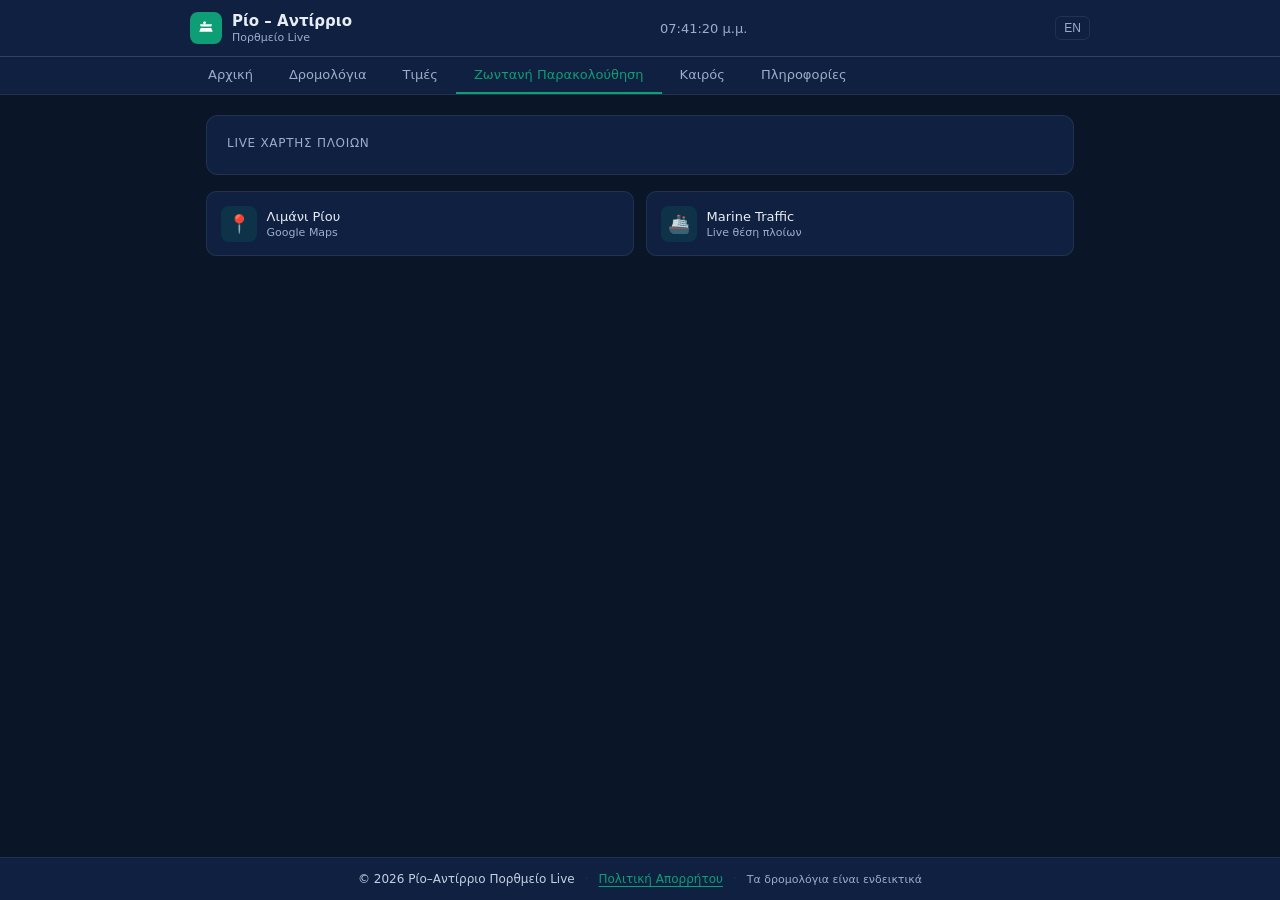
<file: map.html>
<!doctype html>
<html lang="el">
  <head>
    <meta charset="UTF-8" />
    <meta name="viewport" content="width=device-width, initial-scale=1.0" />
    <title>Live Χάρτης | Ρίο–Αντίρριο Πορθμείο</title>
    <style>
      * {
        margin: 0;
        padding: 0;
        box-sizing: border-box;
      }
      :root {
        --navy: #0a1628;
        --navy2: #0f2040;
        --navy3: #162a52;
        --teal: #0d9e75;
        --teal2: #0b8562;
        --teal-light: #e1f5ee;
        --gold: #e8a020;
        --gold-light: #faeeda;
        --text: #e8edf5;
        --text2: #9aafc8;
        --text3: #c4d0e3;
        --card: #0f2040;
        --card2: #162a52;
        --border: rgba(255, 255, 255, 0.08);
        --border2: rgba(255, 255, 255, 0.15);
        --red: #e24b4a;
        --green: #1d9e75;
      }
      body {
        background: var(--navy);
        color: var(--text);
        font-family:
          system-ui,
          -apple-system,
          sans-serif;
        min-height: 100dvh;
        display: flex;
        flex-direction: column;
      }
      main { flex: 1; width: 100%; }
      .site-footer {
        background: var(--navy2);
        border-top: 1px solid rgba(255,255,255,0.08);
        padding: 14px 16px;
        margin-top: 1rem;
      }
      .footer-inner {
        max-width: 900px;
        margin: 0 auto;
        display: flex;
        flex-wrap: wrap;
        align-items: center;
        justify-content: center;
        gap: 6px 10px;
        font-size: 12px;
        color: var(--text2);
      }
      .footer-copy { font-weight: 500; color: var(--text3); }
      .footer-sep { color: rgba(255,255,255,0.08); }
      .footer-link {
        background: none; border: none;
        color: var(--teal); font-size: 12px;
        cursor: pointer; padding: 0;
        text-decoration: underline; text-underline-offset: 3px;
      }
      .footer-note { font-size: 11px; }
      a {
        color: inherit;
        text-decoration: none;
      }

      /* Header */
      header {
        background: var(--navy2);
        border-bottom: 1px solid var(--border2);
        padding: 0 1rem;
        position: sticky;
        top: 0;
        z-index: 100;
      }
      .header-inner {
        max-width: 900px;
        margin: 0 auto;
        display: flex;
        align-items: center;
        justify-content: space-between;
        height: 56px;
      }
      .logo {
        display: flex;
        align-items: center;
        gap: 10px;
        cursor: pointer;
      }
      .logo-icon {
        width: 32px;
        height: 32px;
        background: var(--teal);
        border-radius: 8px;
        display: flex;
        align-items: center;
        justify-content: center;
        flex-shrink: 0;
      }
      .logo-icon svg {
        width: 18px;
        height: 18px;
        fill: white;
      }
      .logo-title {
        font-size: 15px;
        font-weight: 600;
        color: var(--text);
        margin: 0;
      }
      .logo-sub {
        font-size: 11px;
        color: var(--text2);
        margin-top: 1px;
      }
      .time-badge {
        font-size: 13px;
        color: var(--text2);
        font-variant-numeric: tabular-nums;
      }
      .lang-btn {
        font-size: 12px;
        color: var(--text2);
        background: none;
        border: 1px solid var(--border);
        border-radius: 6px;
        padding: 4px 8px;
        cursor: pointer;
        transition: all 0.2s;
      }
      .lang-btn:hover {
        color: var(--text);
        border-color: var(--border2);
      }

      /* Nav */
      nav {
        background: var(--navy2);
        border-bottom: 1px solid var(--border);
        overflow-x: auto;
        scrollbar-width: none;
      }
      nav::-webkit-scrollbar {
        display: none;
      }
      .nav-inner {
        max-width: 900px;
        margin: 0 auto;
        display: flex;
      }
      .nav-btn {
        padding: 10px 18px;
        font-size: 13px;
        font-weight: 500;
        color: var(--text2);
        border: none;
        background: none;
        cursor: pointer;
        white-space: nowrap;
        border-bottom: 2px solid transparent;
        transition: all 0.2s;
        text-decoration: none;
        display: inline-block;
      }
      .nav-btn.active {
        color: var(--teal);
        border-bottom-color: var(--teal);
      }
      .nav-btn:hover:not(.active) {
        color: var(--text);
      }

      /* Main */
      main {
        max-width: 900px;
        margin: 0 auto;
        padding: 1.25rem 1rem 3rem;
      }

      /* Cards */
      .card {
        background: var(--card);
        border: 1px solid var(--border);
        border-radius: 12px;
        padding: 1.25rem;
      }
      .card-title {
        font-size: 12px;
        font-weight: 500;
        color: var(--text2);
        text-transform: uppercase;
        letter-spacing: 0.06em;
        margin-bottom: 0.75rem;
      }

      /* Map section */
      .map-container {
        width: 100%;
        margin: 1.5rem 0;
      }
      .map-wrapper {
        width: 100%;
        text-align: center;
      }

      /* Map links */
      .map-links {
        display: grid;
        grid-template-columns: 1fr 1fr;
        gap: 0.75rem;
        margin-top: 1rem;
      }
      .map-link {
        background: var(--card);
        border: 1px solid var(--border);
        border-radius: 10px;
        padding: 0.85rem;
        display: flex;
        align-items: center;
        gap: 10px;
        cursor: pointer;
        transition: border-color 0.2s;
      }
      .map-link:hover {
        border-color: var(--border2);
      }
      .map-link-icon {
        width: 36px;
        height: 36px;
        border-radius: 8px;
        display: flex;
        align-items: center;
        justify-content: center;
        font-size: 16px;
        flex-shrink: 0;
      }
      .map-link-text {
        font-size: 13px;
        font-weight: 500;
        color: var(--text);
      }
      .map-link-sub {
        font-size: 11px;
        color: var(--text2);
        margin-top: 2px;
      }

      @media (max-width: 600px) {
        .map-links {
          grid-template-columns: 1fr;
        }
      }
    </style>
  </head>
  <body>
    <header>
      <div class="header-inner">
        <a href="index.html" class="logo">
          <div class="logo-icon">
            <svg viewBox="0 0 24 24">
              <path
                d="M3 17h18l-2-5H5L3 17zm2-7h14l1-3H4l1 3zm7-7C9 3 8 4 8 5s1 2 2 2 2-1 2-2-1-2-2-2z"
              />
            </svg>
          </div>
          <div>
            <h1 class="logo-title">Ρίο – Αντίρριο</h1>
            <div class="logo-sub">Πορθμείο Live</div>
          </div>
        </a>
        <div class="time-badge" id="clock">--:--:--</div>
        <button class="lang-btn" onclick="toggleLanguage()">EN</button>
      </div>
    </header>

    <nav>
      <div class="nav-inner">
        <a href="index.html" class="nav-btn" data-el="Αρχική" data-en="Home"
          >Αρχική</a
        >
        <a
          href="index.html?page=schedule"
          class="nav-btn"
          data-el="Δρομολόγια"
          data-en="Schedules"
          >Δρομολόγια</a
        >
        <a
          href="index.html?page=prices"
          class="nav-btn"
          data-el="Τιμές"
          data-en="Prices"
          >Τιμές</a
        >
        <a
          href="map.html"
          class="nav-btn active"
          data-el="Ζωντανή Παρακολούθηση"
          data-en="Live Vessel Tracking"
          >Ζωντανή Παρακολούθηση</a
        >
        <a
          href="index.html?page=weather"
          class="nav-btn"
          data-el="Καιρός"
          data-en="Weather"
          >Καιρός</a
        >
        <a
          href="index.html?page=info"
          class="nav-btn"
          data-el="Πληροφορίες"
          data-en="Info"
          >Πληροφορίες</a
        >
      </div>
    </nav>

    <main>
      <div class="card" style="padding: 0; margin-bottom: 1rem">
        <div
          class="card-title"
          style="padding: 1.25rem 1.25rem 0"
          data-el="Live Χάρτης Πλοίων"
          data-en="Live Vessel Map"
        >
          Live Χάρτης Πλοίων
        </div>
        <div class="map-container">
          <div class="map-wrapper">
            <script type="text/javascript">
              var width = '98%';
              var height = '500';
              var names = true;
              var latitude = 38.3215;
              var longitude = 21.7769;
              var zoom = 13;
              var track = true;
            </script>
            <script
              type="text/javascript"
              src="https://www.vesselfinder.com/aismap.js"
            ></script>
          </div>
        </div>
      </div>

      <div class="map-links">
        <a
          class="map-link"
          href="https://maps.app.goo.gl/StftX8z6eRtcRn5r6"
          target="_blank"
        >
          <div
            class="map-link-icon"
            style="background: rgba(13, 158, 117, 0.15); font-size: 18px"
          >
            📍
          </div>
          <div>
            <div class="map-link-text" data-el="Λιμάνι Ρίου" data-en="Rio Port">
              Λιμάνι Ρίου
            </div>
            <div
              class="map-link-sub"
              data-el="Google Maps"
              data-en="Google Maps"
            >
              Google Maps
            </div>
          </div>
        </a>
        <a
          class="map-link"
          href="https://www.marinetraffic.com/en/ais/home/centerx:21.774/centery:38.318/zoom:14"
          target="_blank"
        >
          <div
            class="map-link-icon"
            style="background: rgba(13, 158, 117, 0.15); font-size: 18px"
          >
            🚢
          </div>
          <div>
            <div class="map-link-text">Marine Traffic</div>
            <div
              class="map-link-sub"
              data-el="Live θέση πλοίων"
              data-en="Live vessel positions"
            >
              Live θέση πλοίων
            </div>
          </div>
        </a>
      </div>
    </main>

    <footer class="site-footer">
      <div class="footer-inner">
        <span class="footer-copy">© 2026 Ρίο–Αντίρριο Πορθμείο Live</span>
        <span class="footer-sep">·</span>
        <a href="index.html#privacy" class="footer-link">Πολιτική Απορρήτου</a>
        <span class="footer-sep">·</span>
        <span class="footer-note">Τα δρομολόγια είναι ενδεικτικά</span>
      </div>
    </footer>

    <script>
      // Clock
      function updateClock() {
        const now = new Date();
        document.getElementById('clock').textContent = now.toLocaleTimeString(
          'el-GR',
          {
            hour: '2-digit',
            minute: '2-digit',
            second: '2-digit',
            timeZone: 'Europe/Athens',
          },
        );
      }
      setInterval(updateClock, 500);
      updateClock();

      // Language toggle
      function toggleLanguage() {
        const btn = document.querySelector('.lang-btn');
        const isEnglish = btn.textContent === 'EN';
        const lang = isEnglish ? 'el' : 'en';
        btn.textContent = isEnglish ? 'EL' : 'EN';
        document.documentElement.lang = lang;
        document.querySelectorAll('[data-el]').forEach((el) => {
          if (el.dataset[lang]) {
            el.textContent = el.dataset[lang];
          }
        });
      }
    </script>
  </body>
</html>
</file>
<file: styles.css>
* {
  margin: 0;
  padding: 0;
  box-sizing: border-box;
}
:root {
  --navy: #0a1628;
  --navy2: #0f2040;
  --navy3: #162a52;
  --teal: #0d9e75;
  --teal2: #0b8562;
  --teal-light: #e1f5ee;
  --gold: #e8a020;
  --gold-light: #faeeda;
  --text: #e8edf5;
  --text2: #9aafc8;
  --text3: #c4d0e3;
  --card: #0f2040;
  --card2: #162a52;
  --border: rgba(255, 255, 255, 0.08);
  --border2: rgba(255, 255, 255, 0.15);
  --red: #e24b4a;
  --green: #1d9e75;
}
body {
  background: var(--navy);
  color: var(--text);
  font-family: system-ui, -apple-system, sans-serif;
  min-height: 100dvh;
  display: flex;
  flex-direction: column;
}
a {
  color: inherit;
  text-decoration: none;
}

/* Header */
header {
  background: var(--navy2);
  border-bottom: 1px solid var(--border2);
  padding: 0 1rem;
  position: sticky;
  top: 0;
  z-index: 100;
}
.header-inner {
  max-width: 900px;
  margin: 0 auto;
  display: flex;
  align-items: center;
  justify-content: space-between;
  height: 56px;
}
.logo {
  display: flex;
  align-items: center;
  gap: 10px;
}
.logo-icon {
  width: 32px;
  height: 32px;
  background: var(--teal);
  border-radius: 8px;
  display: flex;
  align-items: center;
  justify-content: center;
  flex-shrink: 0;
}
.logo-icon svg {
  width: 18px;
  height: 18px;
  fill: white;
}
.logo-title {
  font-size: 15px;
  font-weight: 600;
  color: var(--text);
  margin: 0;
}
.logo-sub {
  font-size: 11px;
  color: var(--text2);
  margin-top: 1px;
}
.time-badge {
  font-size: 13px;
  color: var(--text2);
  font-variant-numeric: tabular-nums;
}
.lang-btn {
  font-size: 12px;
  color: var(--text2);
  background: none;
  border: 1px solid var(--border);
  border-radius: 6px;
  padding: 4px 8px;
  cursor: pointer;
  transition: all 0.2s;
}
.lang-btn:hover {
  color: var(--text);
  border-color: var(--border2);
}

/* Nav */
nav {
  background: var(--navy2);
  border-bottom: 1px solid var(--border);
  overflow-x: auto;
  scrollbar-width: none;
}
nav::-webkit-scrollbar {
  display: none;
}
.nav-inner {
  max-width: 900px;
  margin: 0 auto;
  display: flex;
}
.nav-btn {
  padding: 10px 18px;
  font-size: 13px;
  font-weight: 500;
  color: var(--text2);
  border: none;
  background: none;
  cursor: pointer;
  white-space: nowrap;
  border-bottom: 2px solid transparent;
  transition: all 0.2s;
}
.nav-btn.active {
  color: var(--teal);
  border-bottom-color: var(--teal);
}
.nav-btn:hover:not(.active) {
  color: var(--text);
}

/* Main */
main {
  flex: 1;
  max-width: 900px;
  margin: 0 auto;
  padding: 1.25rem 1rem 3rem;
  width: 100%;
}
.page {
  display: none;
}
.page.active {
  display: block;
}

/* Cards */
.card {
  background: var(--card);
  border: 1px solid var(--border);
  border-radius: 12px;
  padding: 1.25rem;
}
.card + .card {
  margin-top: 1rem;
}
.card-title {
  font-size: 12px;
  font-weight: 500;
  color: var(--text2);
  text-transform: uppercase;
  letter-spacing: 0.06em;
  margin-bottom: 0.75rem;
}

/* Grid */
.grid2 {
  display: grid;
  grid-template-columns: 1fr 1fr;
  gap: 1rem;
}
.grid3 {
  display: grid;
  grid-template-columns: 1fr 1fr 1fr;
  gap: 1rem;
}
@media (max-width: 600px) {
  .grid2,
  .grid3 {
    grid-template-columns: 1fr;
  }
}

/* Status banner */
.status-banner {
  border-radius: 10px;
  padding: 0.75rem 1rem;
  display: flex;
  align-items: center;
  gap: 10px;
  margin-bottom: 1rem;
}
.status-banner.open {
  background: #0b3d2a;
  border: 1px solid #1a6645;
}
.status-banner.closed {
  background: #3d0b0b;
  border: 1px solid #6e2020;
}
.status-dot {
  width: 8px;
  height: 8px;
  border-radius: 50%;
  flex-shrink: 0;
}
.status-dot.open {
  background: #1d9e75;
  box-shadow: 0 0 6px #1d9e75;
}
.status-dot.closed {
  background: var(--red);
  box-shadow: 0 0 6px var(--red);
}
.status-text {
  font-size: 13px;
  font-weight: 500;
}

/* Countdown cards */
.countdown-grid {
  display: grid;
  grid-template-columns: 1fr 1fr;
  gap: 1rem;
  margin-bottom: 1rem;
}
.countdown-card {
  background: var(--card);
  border: 1px solid var(--border);
  border-radius: 12px;
  padding: 1.25rem;
  text-align: center;
}
.countdown-label {
  font-size: 11px;
  color: var(--text2);
  text-transform: uppercase;
  letter-spacing: 0.06em;
  margin-bottom: 0.5rem;
}
.countdown-port {
  font-size: 13px;
  font-weight: 500;
  color: var(--text);
  margin-bottom: 0.75rem;
}
.countdown-number {
  font-size: 38px;
  font-weight: 700;
  color: var(--teal);
  font-variant-numeric: tabular-nums;
  line-height: 1;
}
.countdown-unit {
  font-size: 11px;
  color: var(--text2);
  margin-top: 4px;
}
.countdown-time {
  font-size: 13px;
  color: var(--gold);
  margin-top: 8px;
}
.just-left {
  font-size: 11px;
  color: #f0a030;
  background: rgba(240, 160, 48, 0.12);
  border: 1px solid rgba(240, 160, 48, 0.3);
  border-radius: 20px;
  padding: 3px 10px;
  margin-top: 8px;
  display: none;
}

/* Info row */
.info-row {
  display: flex;
  justify-content: space-around;
  background: var(--card);
  border: 1px solid var(--border);
  border-radius: 12px;
  padding: 1rem;
  margin-bottom: 1rem;
}
.info-item {
  text-align: center;
}
.info-val {
  font-size: 18px;
  font-weight: 600;
  color: var(--text);
}
.info-lbl {
  font-size: 11px;
  color: var(--text2);
  margin-top: 3px;
}

/* Weather */
.weather-main {
  display: flex;
  align-items: center;
  gap: 1.5rem;
}
.weather-icon {
  font-size: 48px;
  line-height: 1;
}
.weather-temp {
  font-size: 42px;
  font-weight: 700;
  color: var(--text);
}
.weather-desc {
  font-size: 14px;
  color: var(--text2);
  margin-top: 4px;
}
.weather-grid {
  display: grid;
  grid-template-columns: repeat(3, 1fr);
  gap: 0.75rem;
  margin-top: 1rem;
}
.weather-stat {
  background: var(--card2);
  border-radius: 8px;
  padding: 0.75rem;
  text-align: center;
}
.weather-stat-val {
  font-size: 18px;
  font-weight: 600;
  color: var(--text);
}
.weather-stat-lbl {
  font-size: 11px;
  color: var(--text2);
  margin-top: 3px;
}
.wind-bar {
  display: flex;
  gap: 4px;
  align-items: center;
  margin-top: 0.5rem;
  justify-content: center;
}
.wind-bft {
  width: 10px;
  height: 16px;
  border-radius: 2px;
  background: var(--border2);
}
.wind-bft.active {
  background: var(--teal);
}

/* Schedule */
.schedule-band {
  background: var(--card);
  border: 1px solid var(--border);
  border-radius: 12px;
  overflow: hidden;
  margin-bottom: 1rem;
}
.band-header {
  background: var(--card2);
  padding: 0.75rem 1rem;
  display: flex;
  justify-content: space-between;
  align-items: center;
}
.band-time {
  font-size: 14px;
  font-weight: 600;
  color: var(--text);
}
.band-freq {
  font-size: 12px;
  color: var(--teal);
  background: rgba(13, 158, 117, 0.15);
  padding: 3px 8px;
  border-radius: 20px;
}
.departures {
  display: grid;
  grid-template-columns: repeat(auto-fill, minmax(62px, 1fr));
  gap: 6px;
  padding: 0.75rem;
}
.dep-pill {
  background: var(--card2);
  border: 1px solid var(--border);
  border-radius: 6px;
  padding: 5px 6px;
  text-align: center;
  font-size: 12px;
  font-variant-numeric: tabular-nums;
  color: var(--text3);
}
.dep-pill.next {
  background: rgba(13, 158, 117, 0.2);
  border-color: var(--teal);
  color: var(--teal);
  font-weight: 600;
}
.dep-pill.past {
  opacity: 0.35;
}
.band-sub {
  font-size: 11px;
  font-weight: 600;
  color: var(--text2);
  padding: 0.5rem 0.75rem 0.1rem;
  text-transform: uppercase;
  letter-spacing: 0.05em;
}

/* Quick-link row container (home page) */
.quick-links-row {
  display: flex;
  gap: 1rem;
  margin-top: 1rem;
  align-items: stretch; /* force equal height on both cards */
}
@media (max-width: 520px) {
  .quick-links-row {
    flex-direction: column;
  }
}

/* Quick-link cards (home page) */
.quick-link {
  flex: 1;               /* both cards share available width equally */
  cursor: pointer;
  display: flex;
  align-items: center;
  gap: 14px;
  transition: border-color 0.2s, background 0.2s;
}
.quick-link:hover {
  border-color: var(--border2);
  background: var(--card2);
}
.quick-link-icon {
  font-size: 22px;
  flex-shrink: 0;
  width: 42px;
  height: 42px;
  background: var(--card2);
  border-radius: 10px;
  display: flex;
  align-items: center;
  justify-content: center;
  line-height: 1;        /* prevent emoji from pushing height */
}
.quick-link-body {
  flex: 1;
  min-width: 0;
}
.quick-link-title {
  font-size: 14px;
  font-weight: 600;
  color: var(--text);
  white-space: nowrap;   /* prevent title wrap that causes height diff */
  overflow: hidden;
  text-overflow: ellipsis;
}
.quick-link-sub {
  font-size: 12px;
  color: var(--text2);
  margin-top: 3px;
  white-space: nowrap;   /* prevent subtitle wrap too */
  overflow: hidden;
  text-overflow: ellipsis;
}
.quick-link-arrow {
  color: var(--text2);
  font-size: 20px;
  flex-shrink: 0;
  line-height: 1;
}

/* Prices inner tabs */
.prices-tab-bar {
  display: flex;
  gap: 6px;
  margin-bottom: 1rem;
  background: var(--card2);
  border-radius: 10px;
  padding: 5px;
}
.prices-tab-btn {
  flex: 1;
  padding: 8px 6px;
  font-size: 12px;
  font-weight: 500;
  color: var(--text2);
  background: none;
  border: none;
  border-radius: 7px;
  cursor: pointer;
  transition: all 0.18s;
  white-space: nowrap;
}
.prices-tab-btn.active {
  background: var(--card);
  color: var(--teal);
  box-shadow: 0 1px 4px rgba(0, 0, 0, 0.25);
}
.prices-tab-btn:hover:not(.active) {
  color: var(--text);
}
.price-section {
  display: none;
}
.price-section.active {
  display: block;
}

/* Prices */
.price-table {
  width: 100%;
  border-collapse: collapse;
}
.price-table th {
  font-size: 11px;
  color: var(--text2);
  text-transform: uppercase;
  letter-spacing: 0.05em;
  padding: 8px 10px;
  text-align: left;
  border-bottom: 1px solid var(--border);
}
.price-table td {
  padding: 10px 10px;
  font-size: 14px;
  border-bottom: 1px solid var(--border);
}
.price-table tr:last-child td {
  border: none;
}
.price-val {
  font-weight: 600;
  color: var(--gold);
  text-align: right;
}
.price-free {
  color: var(--green);
  font-weight: 600;
}
.price-badge {
  font-size: 11px;
  background: rgba(232, 160, 32, 0.15);
  color: var(--gold);
  padding: 2px 6px;
  border-radius: 4px;
}
.compare-box {
  background: rgba(13, 158, 117, 0.1);
  border: 1px solid rgba(13, 158, 117, 0.3);
  border-radius: 10px;
  padding: 1rem;
  margin-top: 1rem;
}
.compare-title {
  font-size: 13px;
  font-weight: 600;
  color: var(--teal);
  margin-bottom: 0.5rem;
}
.compare-row {
  display: flex;
  justify-content: space-between;
  align-items: center;
  font-size: 13px;
  padding: 3px 0;
}
.compare-saving {
  color: var(--green);
  font-weight: 600;
}

/* Map */
.map-frame {
  border-radius: 12px;
  overflow: hidden;
  border: 1px solid var(--border);
  height: 420px;
}
.map-frame iframe {
  width: 100%;
  height: 100%;
  border: none;
}
.map-links {
  display: grid;
  grid-template-columns: 1fr 1fr;
  gap: 0.75rem;
  margin-top: 1rem;
}
.map-link {
  background: var(--card);
  border: 1px solid var(--border);
  border-radius: 10px;
  padding: 0.85rem;
  display: flex;
  align-items: center;
  gap: 10px;
  cursor: pointer;
  transition: border-color 0.2s;
}
.map-link:hover {
  border-color: var(--border2);
}
.map-link-icon {
  width: 36px;
  height: 36px;
  border-radius: 8px;
  display: flex;
  align-items: center;
  justify-content: center;
  font-size: 16px;
  flex-shrink: 0;
}
.map-link-text {
  font-size: 13px;
  font-weight: 500;
  color: var(--text);
}
.map-link-sub {
  font-size: 11px;
  color: var(--text2);
  margin-top: 2px;
}

/* Info page */
.info-card-row {
  display: flex;
  align-items: center;
  gap: 12px;
  padding: 12px 0;
  border-bottom: 1px solid var(--border);
}
.info-card-row:last-child {
  border: none;
}
.info-icon {
  width: 36px;
  height: 36px;
  border-radius: 8px;
  background: var(--card2);
  display: flex;
  align-items: center;
  justify-content: center;
  font-size: 16px;
  flex-shrink: 0;
}
.info-label {
  font-size: 13px;
  font-weight: 500;
  color: var(--text);
}
.info-value {
  font-size: 13px;
  color: var(--text2);
  margin-top: 2px;
}
.info-action {
  margin-left: auto;
  font-size: 12px;
  color: var(--teal);
  background: rgba(13, 158, 117, 0.15);
  padding: 4px 10px;
  border-radius: 6px;
  cursor: pointer;
  flex-shrink: 0;
  border: none;
  text-decoration: none;
}

/* Loading */
.loading {
  color: var(--text2);
  font-size: 14px;
  text-align: center;
  padding: 2rem;
}
.dot-anim::after {
  content: '...';
  animation: dots 1.5s infinite;
}
@keyframes dots {
  0%,
  100% {
    content: '...';
  }
  33% {
    content: '.';
  }
  66% {
    content: '...';
  }
}

/* ---- FOOTER ---- */
.site-footer {
  background: var(--navy2);
  border-top: 1px solid var(--border);
  padding: 14px 16px;
  margin-top: 1rem;
}
.footer-inner {
  max-width: 480px;
  margin: 0 auto;
  display: flex;
  flex-wrap: wrap;
  align-items: center;
  justify-content: center;
  gap: 6px 10px;
  font-size: 12px;
  color: var(--text2);
}
.footer-copy { font-weight: 500; color: var(--text3); }
.footer-sep { color: var(--border); }
.footer-link {
  background: none;
  border: none;
  color: var(--teal);
  font-size: 12px;
  cursor: pointer;
  padding: 0;
  text-decoration: underline;
  text-underline-offset: 3px;
}
.footer-link:hover { color: var(--teal2); }
.footer-note { color: var(--text2); font-size: 11px; }

/* ---- PRIVACY PAGE ---- */
.privacy-intro {
  font-size: 12px;
  color: var(--text2);
  margin-bottom: 1.2rem;
}
.privacy-section {
  margin-bottom: 1.4rem;
}
.privacy-heading {
  font-size: 13px;
  font-weight: 700;
  color: var(--teal);
  text-transform: uppercase;
  letter-spacing: 0.05em;
  margin-bottom: 0.5rem;
}
.privacy-section p {
  font-size: 13px;
  color: var(--text3);
  line-height: 1.6;
}
.privacy-service-row {
  display: flex;
  gap: 12px;
  align-items: flex-start;
  background: var(--card2);
  border-radius: 10px;
  padding: 10px 12px;
  margin-bottom: 8px;
}
.privacy-service-icon {
  font-size: 20px;
  flex-shrink: 0;
  margin-top: 1px;
}
.privacy-service-name {
  font-size: 13px;
  font-weight: 600;
  color: var(--text);
  margin-bottom: 3px;
}
.privacy-service-desc {
  font-size: 12px;
  color: var(--text2);
  line-height: 1.5;
}
.privacy-link {
  color: var(--teal);
  text-decoration: none;
}
.privacy-link:hover { text-decoration: underline; }
</file>
